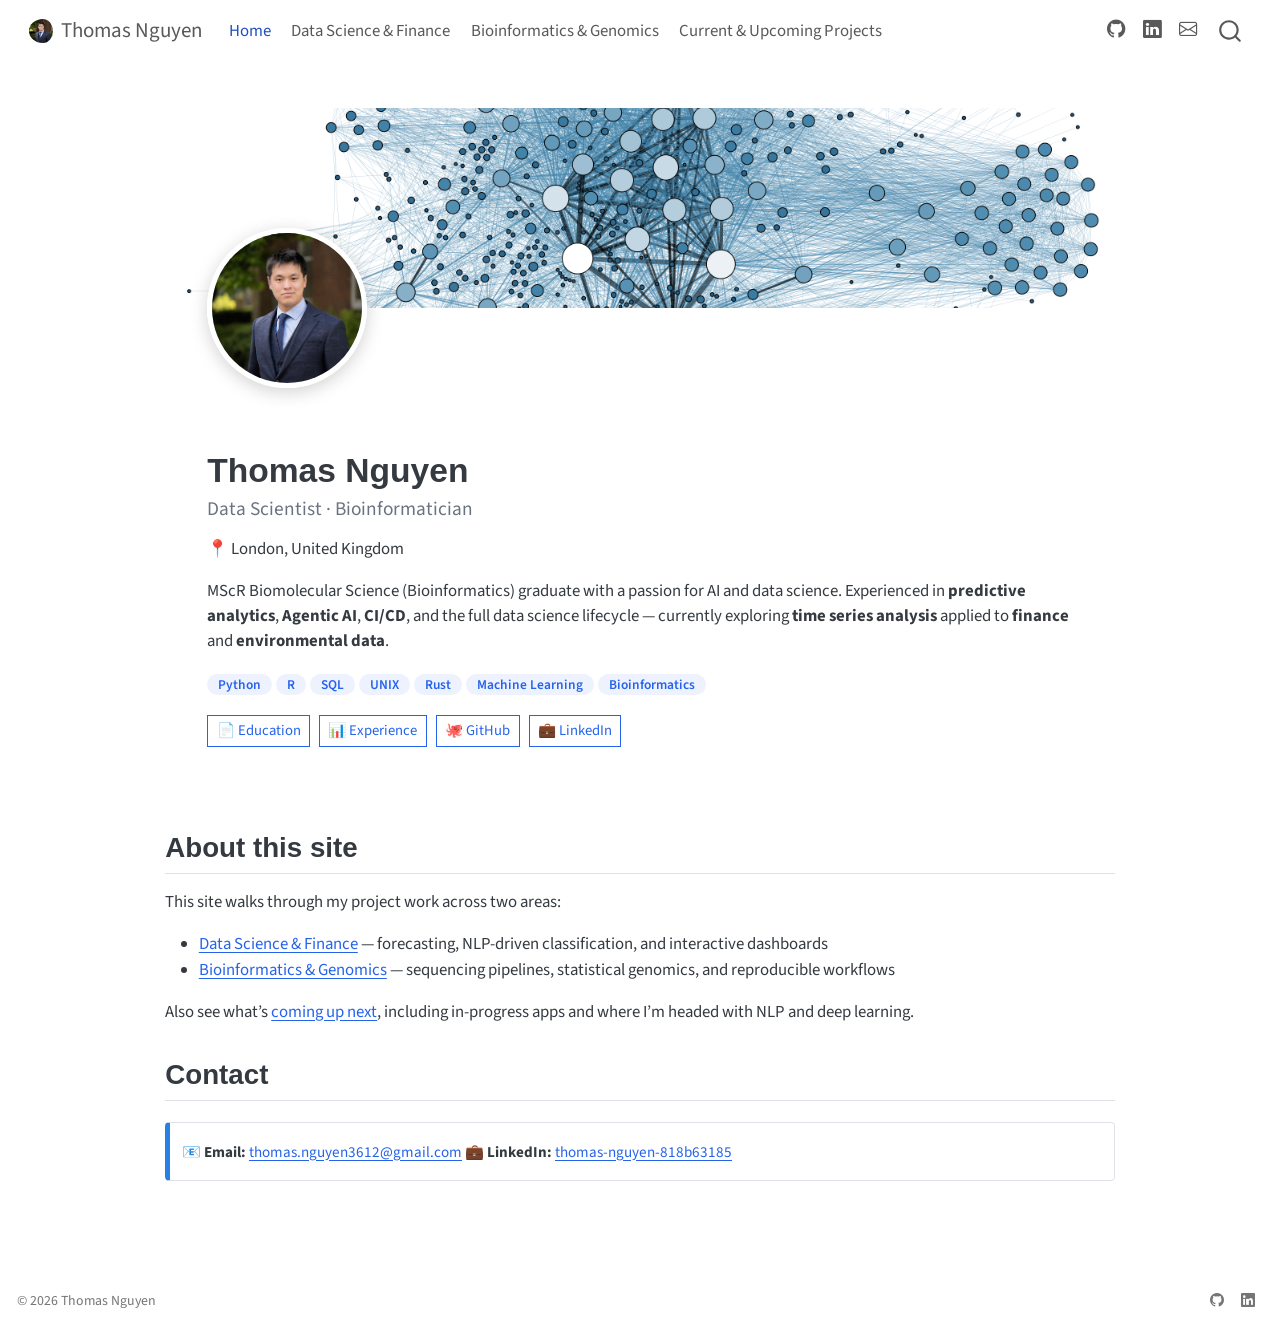
<file: docs/index.html>
<!DOCTYPE html>
<html xmlns="http://www.w3.org/1999/xhtml" lang="en" xml:lang="en"><head>

<meta charset="utf-8">
<meta name="generator" content="quarto-1.10.18">

<meta name="viewport" content="width=device-width, initial-scale=1.0, user-scalable=yes">


<title>Thomas Nguyen</title>
<style>
/* Default styles provided by pandoc.
** See https://pandoc.org/MANUAL.html#variables-for-html for config info.
*/
span.smallcaps{font-variant: small-caps;}
div.columns{display: flex; gap: 1.5em;}
div.column{flex: auto;}
@media screen {
div.columns{gap: min(4vw, 1.5em);}
div.column{overflow-x: auto;}
}
div.hanging-indent{margin-left: 1.5em; text-indent: -1.5em;}
ul.task-list{list-style: none;}
ul.task-list li input[type="checkbox"] {
  width: 0.8em;
  margin: 0 0.8em 0.2em -1em; /* quarto-specific, see https://github.com/quarto-dev/quarto-cli/issues/4556 */ 
  vertical-align: middle;
}
</style>


<script src="site_libs/quarto-nav/quarto-nav.js"></script>
<script src="site_libs/quarto-nav/headroom.min.js"></script>
<script src="site_libs/clipboard/clipboard.min.js"></script>
<script src="site_libs/quarto-search/autocomplete.umd.js"></script>
<script src="site_libs/quarto-search/fuse.min.js"></script>
<script src="site_libs/quarto-search/quarto-search.js"></script>
<meta name="quarto:offset" content="./">
<link href="./images/headshot_natural.png" rel="icon" type="image/png">
<script src="site_libs/quarto-html/quarto.js" type="module"></script>
<script src="site_libs/quarto-html/tabsets/tabsets.js" type="module"></script>
<script src="site_libs/quarto-html/popper.min.js"></script>
<script src="site_libs/quarto-html/tippy.umd.min.js"></script>
<script src="site_libs/quarto-html/anchor.min.js"></script>
<link href="site_libs/quarto-html/tippy.css" rel="stylesheet">
<link href="site_libs/quarto-html/quarto-syntax-highlighting-64a204ab8560d761af7679ceaba22944.css" rel="stylesheet" id="quarto-text-highlighting-styles">
<script src="site_libs/bootstrap/bootstrap.min.js"></script>
<link href="site_libs/bootstrap/bootstrap-icons.css" rel="stylesheet">
<link href="site_libs/bootstrap/bootstrap-66e7dcc039b3b1be0f98ff8bbeb37f2f.min.css" rel="stylesheet" append-hash="true" id="quarto-bootstrap" data-mode="light">
<script id="quarto-search-options" type="application/json">{
  "location": "navbar",
  "copy-button": false,
  "collapse-after": 3,
  "panel-placement": "end",
  "type": "overlay",
  "limit": 50,
  "keyboard-shortcut": [
    "f",
    "/",
    "s"
  ],
  "show-item-context": false,
  "language": {
    "search-no-results-text": "No results",
    "search-matching-documents-text": "matching documents",
    "search-copy-link-title": "Copy link to search",
    "search-hide-matches-text": "Hide additional matches",
    "search-more-match-text": "more match in this document",
    "search-more-matches-text": "more matches in this document",
    "search-clear-button-title": "Clear",
    "search-text-placeholder": "",
    "search-detached-cancel-button-title": "Cancel",
    "search-submit-button-title": "Submit",
    "search-label": "Search"
  }
}</script>


<link rel="stylesheet" href="styles/custom.css">
</head>

<body class="nav-fixed fullcontent quarto-light">

<div id="quarto-search-results"></div>
  <header id="quarto-header" class="headroom fixed-top">
    <nav class="navbar navbar-expand-lg " data-bs-theme="dark">
      <div class="navbar-container container-fluid">
      <div class="navbar-brand-container mx-auto">
    <a href="./index.html" class="navbar-brand navbar-brand-logo">
    <img src="./images/headshot_natural.png" alt="" class="navbar-logo light-content">
    <img src="./images/headshot_natural.png" alt="" class="navbar-logo dark-content">
    </a>
    <a class="navbar-brand" href="./index.html">
    <span class="navbar-title">Thomas Nguyen</span>
    </a>
  </div>
            <div id="quarto-search" class="" title="Search"></div>
          <button class="navbar-toggler" type="button" data-bs-toggle="collapse" data-bs-target="#navbarCollapse" aria-controls="navbarCollapse" role="menu" aria-expanded="false" aria-label="Toggle navigation" onclick="if (window.quartoToggleHeadroom) { window.quartoToggleHeadroom(); }">
  <span class="navbar-toggler-icon"></span>
</button>
          <div class="collapse navbar-collapse" id="navbarCollapse">
            <ul class="navbar-nav navbar-nav-scroll me-auto">
  <li class="nav-item">
    <a class="nav-link active" href="./index.html" aria-current="page"> 
<span class="menu-text">Home</span></a>
  </li>  
  <li class="nav-item">
    <a class="nav-link" href="./data-science.html"> 
<span class="menu-text">Data Science &amp; Finance</span></a>
  </li>  
  <li class="nav-item">
    <a class="nav-link" href="./bioinformatics.html"> 
<span class="menu-text">Bioinformatics &amp; Genomics</span></a>
  </li>  
  <li class="nav-item">
    <a class="nav-link" href="./upcoming.html"> 
<span class="menu-text">Current &amp; Upcoming Projects</span></a>
  </li>  
</ul>
            <ul class="navbar-nav navbar-nav-scroll ms-auto">
  <li class="nav-item compact">
    <a class="nav-link" href="https://github.com/Thomas-Nguyen12"> <i class="bi bi-github" role="img">
</i> 
<span class="menu-text"></span></a>
  </li>  
  <li class="nav-item compact">
    <a class="nav-link" href="https://www.linkedin.com/in/thomas-nguyen-818b63185/"> <i class="bi bi-linkedin" role="img">
</i> 
<span class="menu-text"></span></a>
  </li>  
  <li class="nav-item compact">
    <a class="nav-link" href="mailto:thomas.nguyen3612@gmail.com"> <i class="bi bi-envelope" role="img">
</i> 
<span class="menu-text"></span></a>
  </li>  
</ul>
          </div> <!-- /navcollapse -->
            <div class="quarto-navbar-tools">
</div>
      </div> <!-- /container-fluid -->
    </nav>
</header>
<!-- content -->
<div id="quarto-content" class="quarto-container page-columns page-rows-contents page-layout-article page-navbar">
<!-- sidebar -->
<!-- margin-sidebar -->
    
<!-- main -->
<main class="content" id="quarto-document-content"><header id="title-block-header" class="quarto-title-block"></header>




<div class="hero">
<div class="hero-banner">

</div>
<p><img src="images/headshot_natural.png" class="img-fluid"></p>
<section id="thomas-nguyen" class="level1 hero-text">
<h1>Thomas Nguyen</h1>
<div class="subtitle">
Data Scientist · Bioinformatician
</div>
<p>📍 London, United Kingdom</p>
<p>MScR Biomolecular Science (Bioinformatics) graduate with a passion for AI and data science. Experienced in <strong>predictive analytics</strong>, <strong>Agentic AI</strong>, <strong>CI/CD</strong>, and the full data science lifecycle — currently exploring <strong>time series analysis</strong> applied to <strong>finance</strong> and <strong>environmental data</strong>.</p>
<div class="badge-row">
<p><span class="badge">Python</span><span class="badge">R</span><span class="badge">SQL</span><span class="badge">UNIX</span><span class="badge">Rust</span><span class="badge">Machine Learning</span><span class="badge">Bioinformatics</span></p>
</div>
<p><a href="./Education.html" class="btn btn-outline-primary btn-sm">📄 Education</a> &nbsp; <a href="./experience.html" class="btn btn-outline-primary btn-sm">📊 Experience</a> &nbsp; <a href="https://github.com/Thomas-Nguyen12" class="btn btn-outline-primary btn-sm">🐙 GitHub</a> &nbsp; <a href="https://www.linkedin.com/in/thomas-nguyen-818b63185/" class="btn btn-outline-primary btn-sm">💼 LinkedIn</a></p>
</section>
</div>
<section id="about-this-site" class="level2">
<h2 class="anchored" data-anchor-id="about-this-site">About this site</h2>
<p>This site walks through my project work across two areas:</p>
<ul>
<li><strong><a href="./data-science.html">Data Science &amp; Finance</a></strong> — forecasting, NLP-driven classification, and interactive dashboards</li>
<li><strong><a href="./bioinformatics.html">Bioinformatics &amp; Genomics</a></strong> — sequencing pipelines, statistical genomics, and reproducible workflows</li>
</ul>
<p>Also see what’s <strong><a href="./upcoming.html">coming up next</a></strong>, including in-progress apps and where I’m headed with NLP and deep learning.</p>
</section>
<section id="contact" class="level2">
<h2 class="anchored" data-anchor-id="contact">Contact</h2>
<div class="callout callout-style-simple callout-note no-icon">
<div class="callout-body d-flex">
<div class="callout-icon-container">
<i class="callout-icon no-icon"></i>
</div>
<div class="callout-body-container">
<p>📧 <strong>Email:</strong> <a href="mailto:thomas.nguyen3612@gmail.com">thomas.nguyen3612@gmail.com</a> 💼 <strong>LinkedIn:</strong> <a href="https://www.linkedin.com/in/thomas-nguyen-818b63185/">thomas-nguyen-818b63185</a></p>
</div>
</div>
</div>


</section>

</main> <!-- /main -->
<script id="quarto-html-after-body" type="application/javascript">
  window.document.addEventListener("DOMContentLoaded", function (event) {
    const icon = "";
    const anchorJS = new window.AnchorJS();
    anchorJS.options = {
      placement: 'right',
      icon: icon
    };
    anchorJS.add('.anchored');
    const isCodeAnnotation = (el) => {
      for (const clz of el.classList) {
        if (clz.startsWith('code-annotation-')) {                     
          return true;
        }
      }
      return false;
    }
    const onCopySuccess = function(e) {
      // button target
      const button = e.trigger;
      // don't keep focus
      button.blur();
      // flash "checked"
      button.classList.add('code-copy-button-checked');
      var currentTitle = button.getAttribute("title");
      button.setAttribute("title", "Copied!");
      let tooltip;
      if (window.bootstrap) {
        button.setAttribute("data-bs-toggle", "tooltip");
        button.setAttribute("data-bs-placement", "left");
        button.setAttribute("data-bs-title", "Copied!");
        tooltip = new bootstrap.Tooltip(button, 
          { trigger: "manual", 
            customClass: "code-copy-button-tooltip",
            offset: [0, -8]});
        tooltip.show();    
      }
      setTimeout(function() {
        if (tooltip) {
          tooltip.hide();
          button.removeAttribute("data-bs-title");
          button.removeAttribute("data-bs-toggle");
          button.removeAttribute("data-bs-placement");
        }
        button.setAttribute("title", currentTitle);
        button.classList.remove('code-copy-button-checked');
      }, 1000);
      // clear code selection
      e.clearSelection();
    }
    const getTextToCopy = function(trigger) {
      const outerScaffold = trigger.parentElement.cloneNode(true);
      const codeEl = outerScaffold.querySelector('code');
      for (const childEl of codeEl.children) {
        if (isCodeAnnotation(childEl)) {
          childEl.remove();
        }
      }
      return codeEl.innerText;
    }
    const clipboard = new window.ClipboardJS('.code-copy-button:not([data-in-quarto-modal])', {
      text: getTextToCopy
    });
    clipboard.on('success', onCopySuccess);
    if (window.document.getElementById('quarto-embedded-source-code-modal')) {
      const clipboardModal = new window.ClipboardJS('.code-copy-button[data-in-quarto-modal]', {
        text: getTextToCopy,
        container: window.document.getElementById('quarto-embedded-source-code-modal')
      });
      clipboardModal.on('success', onCopySuccess);
    }
      var localhostRegex = new RegExp(/^(?:http|https):\/\/localhost\:?[0-9]*\//);
      var mailtoRegex = new RegExp(/^mailto:/);
        var filterRegex = new RegExp('/' + window.location.host + '/');
      var isInternal = (href) => {
          return filterRegex.test(href) || localhostRegex.test(href) || mailtoRegex.test(href);
      }
      // Inspect non-navigation links and adorn them if external
     var links = window.document.querySelectorAll('a[href]:not(.nav-link):not(.navbar-brand):not(.toc-action):not(.sidebar-link):not(.sidebar-item-toggle):not(.pagination-link):not(.no-external):not([aria-hidden]):not(.dropdown-item):not(.quarto-navigation-tool):not(.about-link)');
      for (var i=0; i<links.length; i++) {
        const link = links[i];
        if (!isInternal(link.href)) {
          // undo the damage that might have been done by quarto-nav.js in the case of
          // links that we want to consider external
          if (link.dataset.originalHref !== undefined) {
            link.href = link.dataset.originalHref;
          }
        }
      }
    function tippyHover(el, contentFn, onTriggerFn, onUntriggerFn) {
      const config = {
        allowHTML: true,
        maxWidth: 500,
        delay: 100,
        arrow: false,
        appendTo: function(el) {
            return el.parentElement;
        },
        interactive: true,
        interactiveBorder: 10,
        theme: 'quarto',
        placement: 'bottom-start',
      };
      if (contentFn) {
        config.content = contentFn;
      }
      if (onTriggerFn) {
        config.onTrigger = onTriggerFn;
      }
      if (onUntriggerFn) {
        config.onUntrigger = onUntriggerFn;
      }
      window.tippy(el, config); 
    }
    const noterefs = window.document.querySelectorAll('a[role="doc-noteref"]');
    for (var i=0; i<noterefs.length; i++) {
      const ref = noterefs[i];
      tippyHover(ref, function() {
        // use id or data attribute instead here
        let href = ref.getAttribute('data-footnote-href') || ref.getAttribute('href');
        try { href = new URL(href).hash; } catch {}
        const id = href.replace(/^#\/?/, "");
        const note = window.document.getElementById(id);
        if (note) {
          return note.innerHTML;
        } else {
          return "";
        }
      });
    }
    const xrefs = window.document.querySelectorAll('a.quarto-xref');
    const processXRef = (id, note) => {
      // Strip column container classes
      const stripColumnClz = (el) => {
        el.classList.remove("page-full", "page-columns");
        if (el.children) {
          for (const child of el.children) {
            stripColumnClz(child);
          }
        }
      }
      stripColumnClz(note)
      if (id === null || id.startsWith('sec-')) {
        // Special case sections, only their first couple elements
        const container = document.createElement("div");
        if (note.children && note.children.length > 2) {
          container.appendChild(note.children[0].cloneNode(true));
          for (let i = 1; i < note.children.length; i++) {
            const child = note.children[i];
            if (child.tagName === "P" && child.innerText === "") {
              continue;
            } else {
              container.appendChild(child.cloneNode(true));
              break;
            }
          }
          if (window.Quarto?.typesetMath) {
            window.Quarto.typesetMath(container);
          }
          return container.innerHTML
        } else {
          if (window.Quarto?.typesetMath) {
            window.Quarto.typesetMath(note);
          }
          return note.innerHTML;
        }
      } else {
        // Remove any anchor links if they are present
        const anchorLink = note.querySelector('a.anchorjs-link');
        if (anchorLink) {
          anchorLink.remove();
        }
        if (window.Quarto?.typesetMath) {
          window.Quarto.typesetMath(note);
        }
        if (note.classList.contains("callout")) {
          return note.outerHTML;
        } else {
          return note.innerHTML;
        }
      }
    }
    for (var i=0; i<xrefs.length; i++) {
      const xref = xrefs[i];
      tippyHover(xref, undefined, function(instance) {
        instance.disable();
        let url = xref.getAttribute('href');
        let hash = undefined; 
        if (url.startsWith('#')) {
          hash = url;
        } else {
          try { hash = new URL(url).hash; } catch {}
        }
        if (hash) {
          const id = hash.replace(/^#\/?/, "");
          const note = window.document.getElementById(id);
          if (note !== null) {
            try {
              const html = processXRef(id, note.cloneNode(true));
              instance.setContent(html);
            } finally {
              instance.enable();
              instance.show();
            }
          } else {
            // See if we can fetch this
            fetch(url.split('#')[0])
            .then(res => res.text())
            .then(html => {
              const parser = new DOMParser();
              const htmlDoc = parser.parseFromString(html, "text/html");
              const note = htmlDoc.getElementById(id);
              if (note !== null) {
                const html = processXRef(id, note);
                instance.setContent(html);
              } 
            }).finally(() => {
              instance.enable();
              instance.show();
            });
          }
        } else {
          // See if we can fetch a full url (with no hash to target)
          // This is a special case and we should probably do some content thinning / targeting
          fetch(url)
          .then(res => res.text())
          .then(html => {
            const parser = new DOMParser();
            const htmlDoc = parser.parseFromString(html, "text/html");
            const note = htmlDoc.querySelector('main.content');
            if (note !== null) {
              // This should only happen for chapter cross references
              // (since there is no id in the URL)
              // remove the first header
              if (note.children.length > 0 && note.children[0].tagName === "HEADER") {
                note.children[0].remove();
              }
              const html = processXRef(null, note);
              instance.setContent(html);
            } 
          }).finally(() => {
            instance.enable();
            instance.show();
          });
        }
      }, function(instance) {
      });
    }
        let selectedAnnoteEl;
        const selectorForAnnotation = ( cell, annotation) => {
          let cellAttr = 'data-code-cell="' + cell + '"';
          let lineAttr = 'data-code-annotation="' +  annotation + '"';
          const selector = 'span[' + cellAttr + '][' + lineAttr + ']';
          return selector;
        }
        const selectCodeLines = (annoteEl) => {
          const doc = window.document;
          const targetCell = annoteEl.getAttribute("data-target-cell");
          const targetAnnotation = annoteEl.getAttribute("data-target-annotation");
          const annoteSpan = window.document.querySelector(selectorForAnnotation(targetCell, targetAnnotation));
          const lines = annoteSpan.getAttribute("data-code-lines").split(",");
          const lineIds = lines.map((line) => {
            return targetCell + "-" + line;
          })
          let top = null;
          let height = null;
          let parent = null;
          if (lineIds.length > 0) {
              //compute the position of the single el (top and bottom and make a div)
              const el = window.document.getElementById(lineIds[0]);
              top = el.offsetTop;
              height = el.offsetHeight;
              parent = el.parentElement.parentElement;
            if (lineIds.length > 1) {
              const lastEl = window.document.getElementById(lineIds[lineIds.length - 1]);
              const bottom = lastEl.offsetTop + lastEl.offsetHeight;
              height = bottom - top;
            }
            if (top !== null && height !== null && parent !== null) {
              // cook up a div (if necessary) and position it 
              let div = window.document.getElementById("code-annotation-line-highlight");
              if (div === null) {
                div = window.document.createElement("div");
                div.setAttribute("id", "code-annotation-line-highlight");
                div.style.position = 'absolute';
                parent.appendChild(div);
              }
              div.style.top = top - 2 + "px";
              div.style.height = height + 4 + "px";
              div.style.left = 0;
              let gutterDiv = window.document.getElementById("code-annotation-line-highlight-gutter");
              if (gutterDiv === null) {
                gutterDiv = window.document.createElement("div");
                gutterDiv.setAttribute("id", "code-annotation-line-highlight-gutter");
                gutterDiv.style.position = 'absolute';
                const codeCell = window.document.getElementById(targetCell);
                const gutter = codeCell.querySelector('.code-annotation-gutter');
                gutter.appendChild(gutterDiv);
              }
              gutterDiv.style.top = top - 2 + "px";
              gutterDiv.style.height = height + 4 + "px";
            }
            selectedAnnoteEl = annoteEl;
          }
        };
        const unselectCodeLines = () => {
          const elementsIds = ["code-annotation-line-highlight", "code-annotation-line-highlight-gutter"];
          elementsIds.forEach((elId) => {
            const div = window.document.getElementById(elId);
            if (div) {
              div.remove();
            }
          });
          selectedAnnoteEl = undefined;
        };
          // Handle positioning of the toggle
      window.addEventListener(
        "resize",
        throttle(() => {
          elRect = undefined;
          if (selectedAnnoteEl) {
            selectCodeLines(selectedAnnoteEl);
          }
        }, 10)
      );
      function throttle(fn, ms) {
      let throttle = false;
      let timer;
        return (...args) => {
          if(!throttle) { // first call gets through
              fn.apply(this, args);
              throttle = true;
          } else { // all the others get throttled
              if(timer) clearTimeout(timer); // cancel #2
              timer = setTimeout(() => {
                fn.apply(this, args);
                timer = throttle = false;
              }, ms);
          }
        };
      }
        // Attach click handler to the DT
        const annoteDls = window.document.querySelectorAll('dt[data-target-cell]');
        for (const annoteDlNode of annoteDls) {
          annoteDlNode.addEventListener('click', (event) => {
            const clickedEl = event.target;
            if (clickedEl !== selectedAnnoteEl) {
              unselectCodeLines();
              const activeEl = window.document.querySelector('dt[data-target-cell].code-annotation-active');
              if (activeEl) {
                activeEl.classList.remove('code-annotation-active');
              }
              selectCodeLines(clickedEl);
              clickedEl.classList.add('code-annotation-active');
            } else {
              // Unselect the line
              unselectCodeLines();
              clickedEl.classList.remove('code-annotation-active');
            }
          });
        }
    const findCites = (el) => {
      const parentEl = el.parentElement;
      if (parentEl) {
        const cites = parentEl.dataset.cites;
        if (cites) {
          return {
            el,
            cites: cites.split(' ')
          };
        } else {
          return findCites(el.parentElement)
        }
      } else {
        return undefined;
      }
    };
    var bibliorefs = window.document.querySelectorAll('a[role="doc-biblioref"]');
    for (var i=0; i<bibliorefs.length; i++) {
      const ref = bibliorefs[i];
      const citeInfo = findCites(ref);
      if (citeInfo) {
        tippyHover(citeInfo.el, function() {
          var popup = window.document.createElement('div');
          citeInfo.cites.forEach(function(cite) {
            var citeDiv = window.document.createElement('div');
            citeDiv.classList.add('hanging-indent');
            citeDiv.classList.add('csl-entry');
            var biblioDiv = window.document.getElementById('ref-' + cite);
            if (biblioDiv) {
              citeDiv.innerHTML = biblioDiv.innerHTML;
            }
            popup.appendChild(citeDiv);
          });
          return popup.innerHTML;
        });
      }
    }
  });
  </script>
</div> <!-- /content -->
<footer class="footer">
  <div class="nav-footer">
    <div class="nav-footer-left">
<p>© 2026 Thomas Nguyen</p>
</div>   
    <div class="nav-footer-center">
      &nbsp;
    </div>
    <div class="nav-footer-right">
      <ul class="footer-items list-unstyled">
    <li class="nav-item compact">
    <a class="nav-link" href="https://github.com/Thomas-Nguyen12">
      <i class="bi bi-github" role="img">
</i> 
    </a>
  </li>  
    <li class="nav-item compact">
    <a class="nav-link" href="https://www.linkedin.com/in/thomas-nguyen-818b63185/">
      <i class="bi bi-linkedin" role="img">
</i> 
    </a>
  </li>  
</ul>
    </div>
  </div>
</footer>




</body></html>
</file>
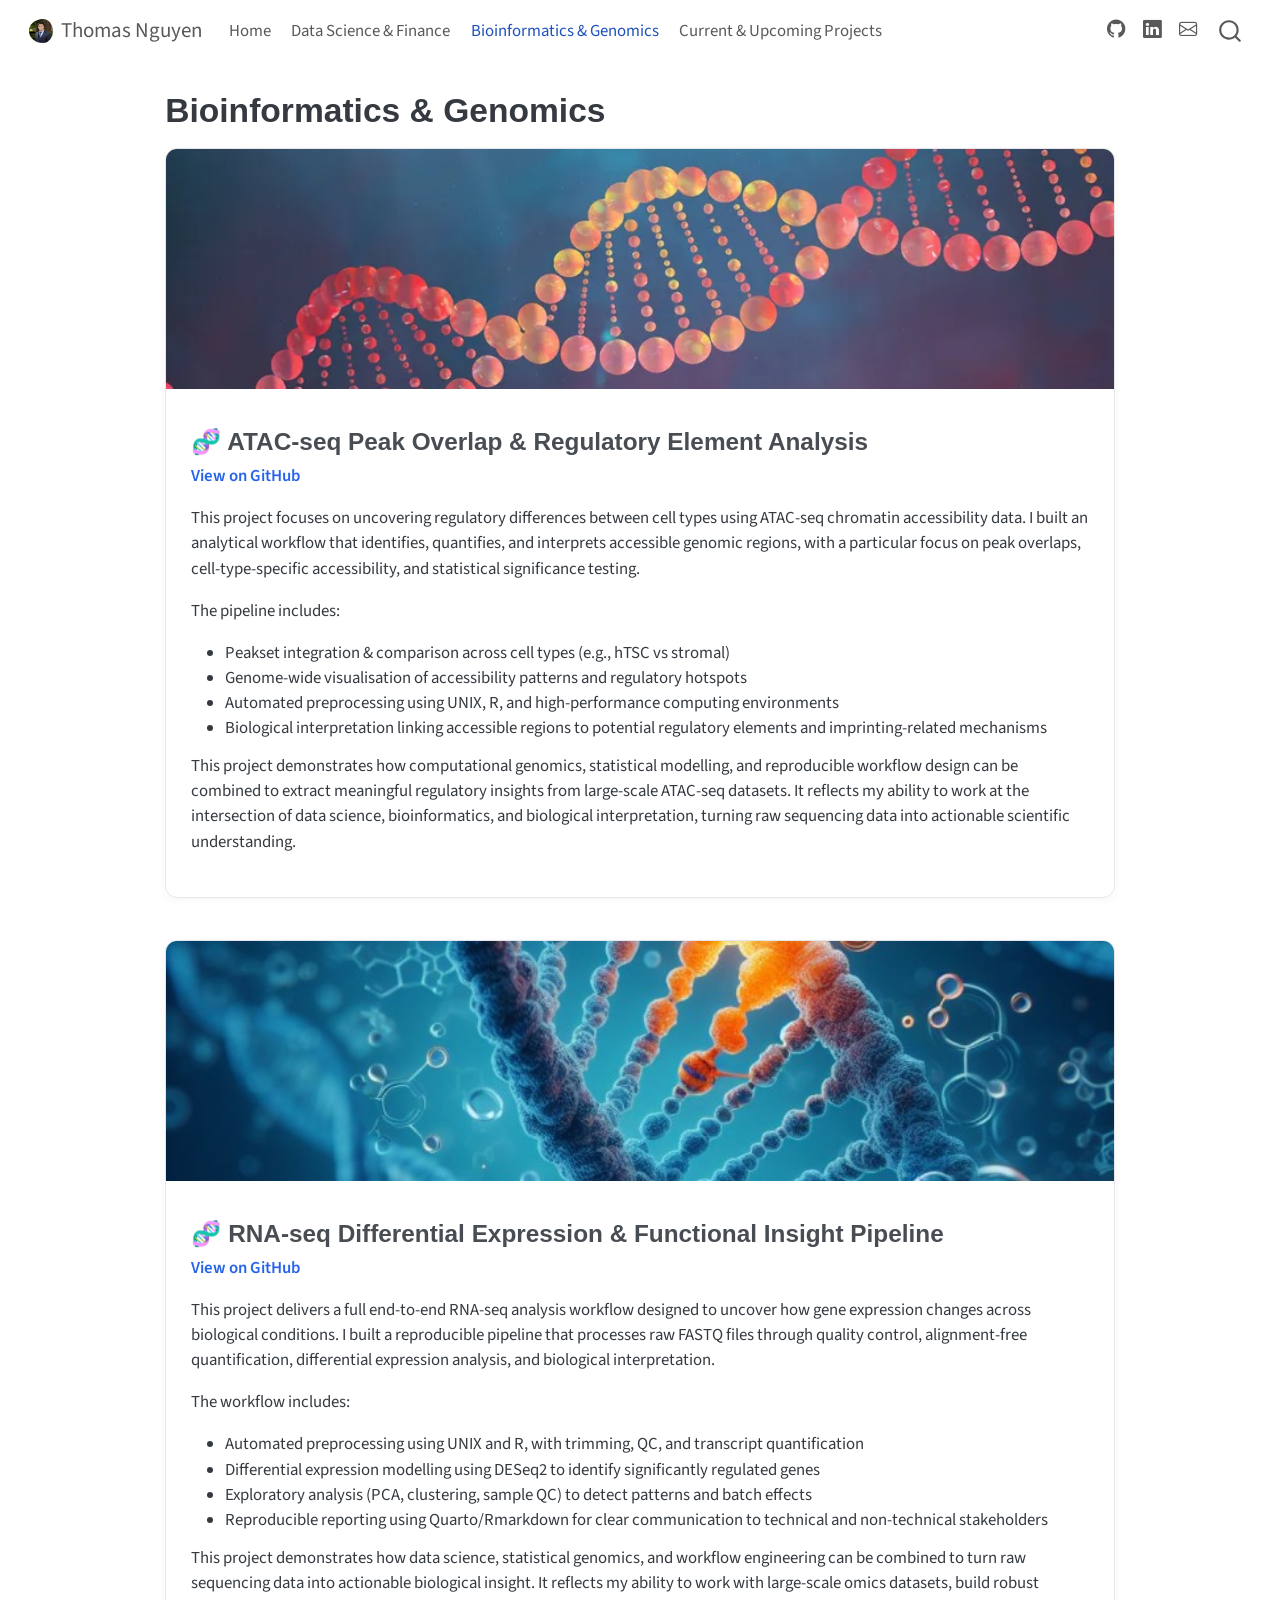
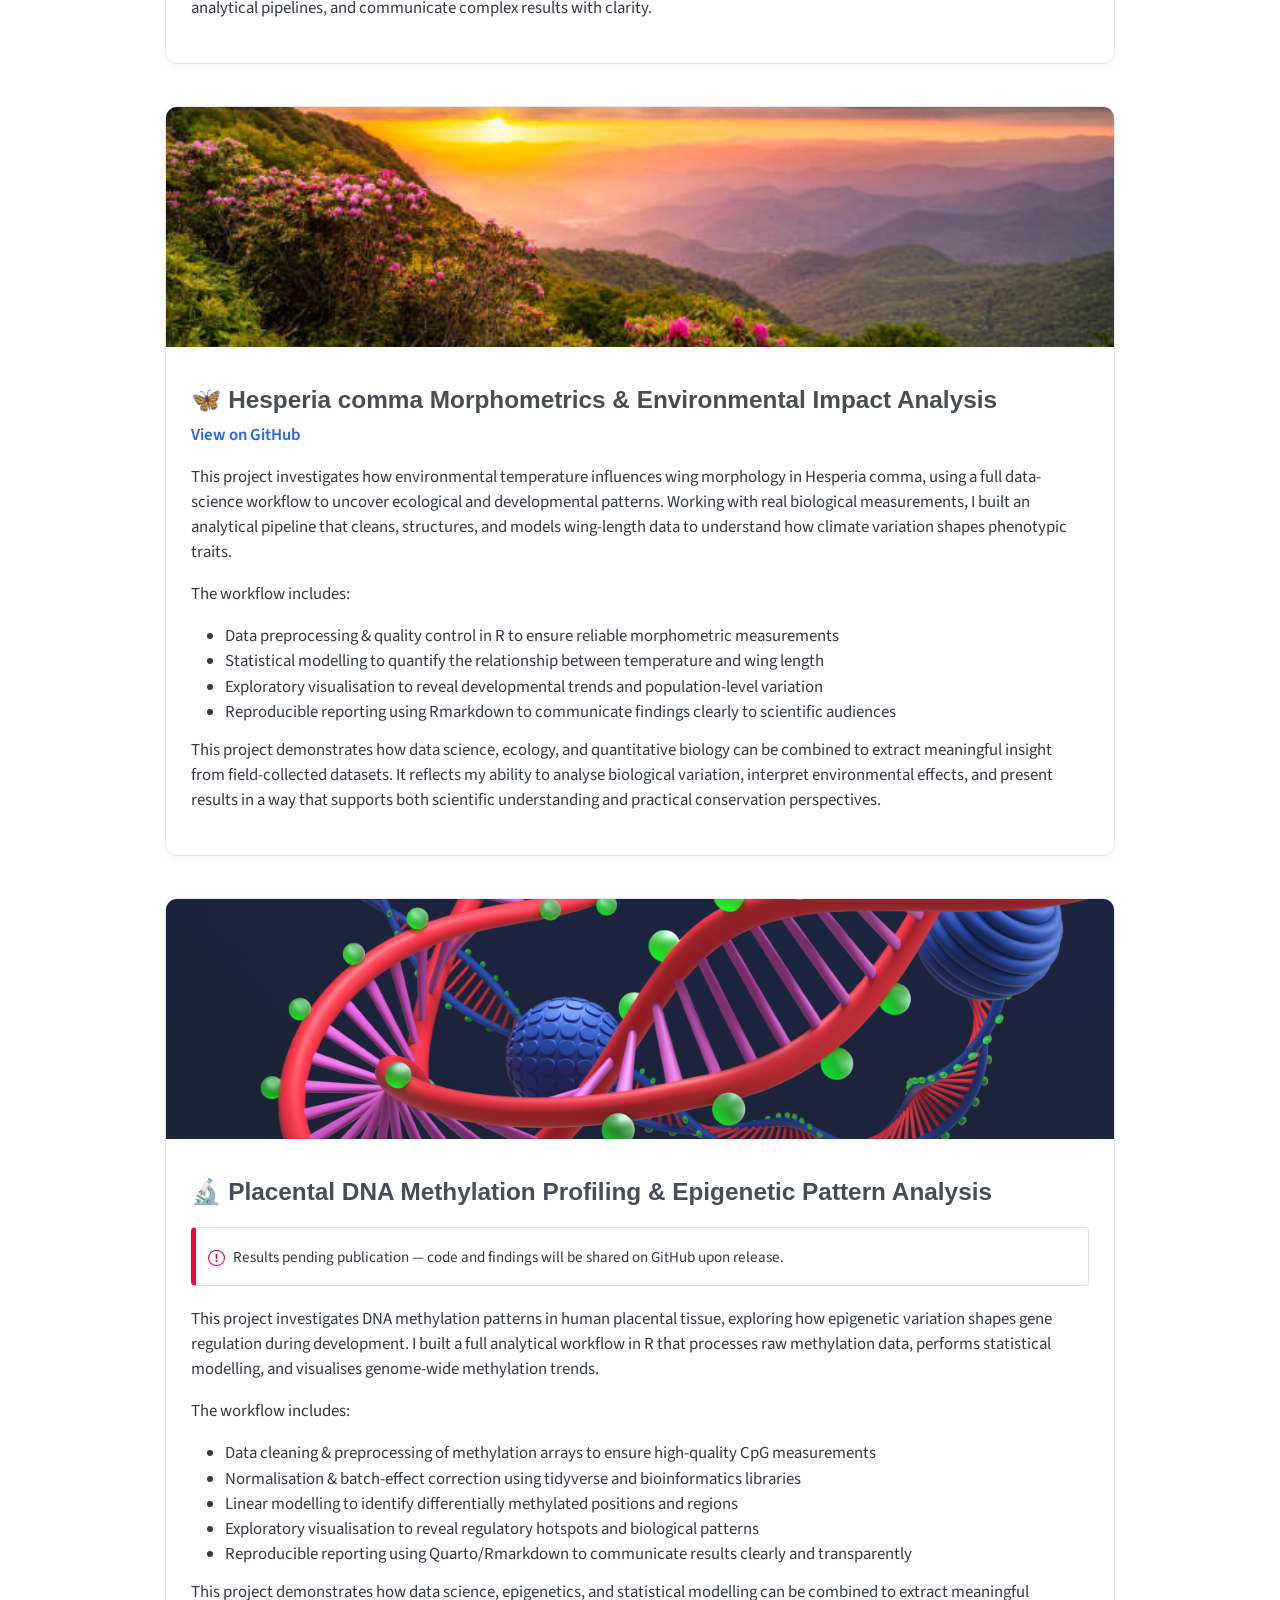
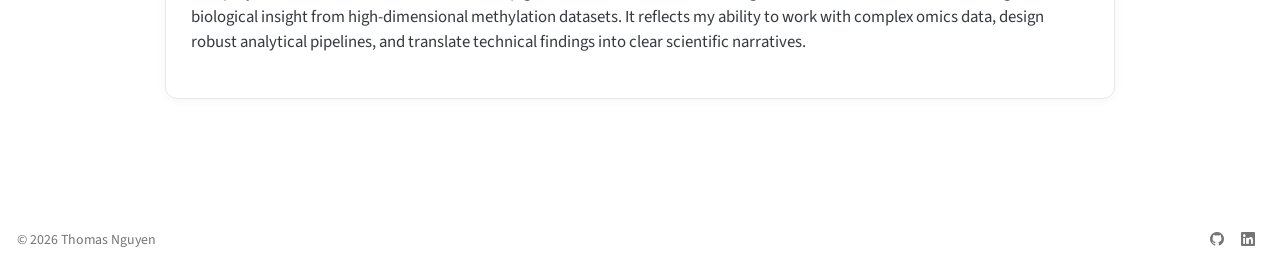
<file: docs/bioinformatics.html>
<!DOCTYPE html>
<html xmlns="http://www.w3.org/1999/xhtml" lang="en" xml:lang="en"><head>

<meta charset="utf-8">
<meta name="generator" content="quarto-1.10.18">

<meta name="viewport" content="width=device-width, initial-scale=1.0, user-scalable=yes">


<title>Bioinformatics &amp; Genomics – Thomas Nguyen</title>
<style>
/* Default styles provided by pandoc.
** See https://pandoc.org/MANUAL.html#variables-for-html for config info.
*/
span.smallcaps{font-variant: small-caps;}
div.columns{display: flex; gap: 1.5em;}
div.column{flex: auto;}
@media screen {
div.columns{gap: min(4vw, 1.5em);}
div.column{overflow-x: auto;}
}
div.hanging-indent{margin-left: 1.5em; text-indent: -1.5em;}
ul.task-list{list-style: none;}
ul.task-list li input[type="checkbox"] {
  width: 0.8em;
  margin: 0 0.8em 0.2em -1em; /* quarto-specific, see https://github.com/quarto-dev/quarto-cli/issues/4556 */ 
  vertical-align: middle;
}
</style>


<script src="site_libs/quarto-nav/quarto-nav.js"></script>
<script src="site_libs/quarto-nav/headroom.min.js"></script>
<script src="site_libs/clipboard/clipboard.min.js"></script>
<script src="site_libs/quarto-search/autocomplete.umd.js"></script>
<script src="site_libs/quarto-search/fuse.min.js"></script>
<script src="site_libs/quarto-search/quarto-search.js"></script>
<meta name="quarto:offset" content="./">
<link href="./images/headshot_natural.png" rel="icon" type="image/png">
<script src="site_libs/quarto-html/quarto.js" type="module"></script>
<script src="site_libs/quarto-html/tabsets/tabsets.js" type="module"></script>
<script src="site_libs/quarto-html/popper.min.js"></script>
<script src="site_libs/quarto-html/tippy.umd.min.js"></script>
<script src="site_libs/quarto-html/anchor.min.js"></script>
<link href="site_libs/quarto-html/tippy.css" rel="stylesheet">
<link href="site_libs/quarto-html/quarto-syntax-highlighting-64a204ab8560d761af7679ceaba22944.css" rel="stylesheet" id="quarto-text-highlighting-styles">
<script src="site_libs/bootstrap/bootstrap.min.js"></script>
<link href="site_libs/bootstrap/bootstrap-icons.css" rel="stylesheet">
<link href="site_libs/bootstrap/bootstrap-66e7dcc039b3b1be0f98ff8bbeb37f2f.min.css" rel="stylesheet" append-hash="true" id="quarto-bootstrap" data-mode="light">
<script id="quarto-search-options" type="application/json">{
  "location": "navbar",
  "copy-button": false,
  "collapse-after": 3,
  "panel-placement": "end",
  "type": "overlay",
  "limit": 50,
  "keyboard-shortcut": [
    "f",
    "/",
    "s"
  ],
  "show-item-context": false,
  "language": {
    "search-no-results-text": "No results",
    "search-matching-documents-text": "matching documents",
    "search-copy-link-title": "Copy link to search",
    "search-hide-matches-text": "Hide additional matches",
    "search-more-match-text": "more match in this document",
    "search-more-matches-text": "more matches in this document",
    "search-clear-button-title": "Clear",
    "search-text-placeholder": "",
    "search-detached-cancel-button-title": "Cancel",
    "search-submit-button-title": "Submit",
    "search-label": "Search"
  }
}</script>


<link rel="stylesheet" href="styles/custom.css">
</head>

<body class="nav-fixed fullcontent quarto-light">

<div id="quarto-search-results"></div>
  <header id="quarto-header" class="headroom fixed-top">
    <nav class="navbar navbar-expand-lg " data-bs-theme="dark">
      <div class="navbar-container container-fluid">
      <div class="navbar-brand-container mx-auto">
    <a href="./index.html" class="navbar-brand navbar-brand-logo">
    <img src="./images/headshot_natural.png" alt="" class="navbar-logo light-content">
    <img src="./images/headshot_natural.png" alt="" class="navbar-logo dark-content">
    </a>
    <a class="navbar-brand" href="./index.html">
    <span class="navbar-title">Thomas Nguyen</span>
    </a>
  </div>
            <div id="quarto-search" class="" title="Search"></div>
          <button class="navbar-toggler" type="button" data-bs-toggle="collapse" data-bs-target="#navbarCollapse" aria-controls="navbarCollapse" role="menu" aria-expanded="false" aria-label="Toggle navigation" onclick="if (window.quartoToggleHeadroom) { window.quartoToggleHeadroom(); }">
  <span class="navbar-toggler-icon"></span>
</button>
          <div class="collapse navbar-collapse" id="navbarCollapse">
            <ul class="navbar-nav navbar-nav-scroll me-auto">
  <li class="nav-item">
    <a class="nav-link" href="./index.html"> 
<span class="menu-text">Home</span></a>
  </li>  
  <li class="nav-item">
    <a class="nav-link" href="./data-science.html"> 
<span class="menu-text">Data Science &amp; Finance</span></a>
  </li>  
  <li class="nav-item">
    <a class="nav-link active" href="./bioinformatics.html" aria-current="page"> 
<span class="menu-text">Bioinformatics &amp; Genomics</span></a>
  </li>  
  <li class="nav-item">
    <a class="nav-link" href="./upcoming.html"> 
<span class="menu-text">Current &amp; Upcoming Projects</span></a>
  </li>  
</ul>
            <ul class="navbar-nav navbar-nav-scroll ms-auto">
  <li class="nav-item compact">
    <a class="nav-link" href="https://github.com/Thomas-Nguyen12"> <i class="bi bi-github" role="img">
</i> 
<span class="menu-text"></span></a>
  </li>  
  <li class="nav-item compact">
    <a class="nav-link" href="https://www.linkedin.com/in/thomas-nguyen-818b63185/"> <i class="bi bi-linkedin" role="img">
</i> 
<span class="menu-text"></span></a>
  </li>  
  <li class="nav-item compact">
    <a class="nav-link" href="mailto:thomas.nguyen3612@gmail.com"> <i class="bi bi-envelope" role="img">
</i> 
<span class="menu-text"></span></a>
  </li>  
</ul>
          </div> <!-- /navcollapse -->
            <div class="quarto-navbar-tools">
</div>
      </div> <!-- /container-fluid -->
    </nav>
</header>
<!-- content -->
<div id="quarto-content" class="quarto-container page-columns page-rows-contents page-layout-article page-navbar">
<!-- sidebar -->
<!-- margin-sidebar -->
    
<!-- main -->
<main class="content" id="quarto-document-content">

<header id="title-block-header" class="quarto-title-block default">
<div class="quarto-title">
<h1 class="title">Bioinformatics &amp; Genomics</h1>
</div>



<div class="quarto-title-meta">

    
  
    
  </div>
  


</header>


<div class="project-card">
<p><img src="images/atac_dna.jpg" class="img-fluid"></p>
<section id="atac-seq-peak-overlap-regulatory-element-analysis" class="level3 project-body">
<h3 class="anchored" data-anchor-id="atac-seq-peak-overlap-regulatory-element-analysis">🧬 ATAC-seq Peak Overlap &amp; Regulatory Element Analysis</h3>
<div class="project-links">
<p><a href="https://github.com/Thomas-Nguyen12/ATAC-Seq-Pipeline">View on GitHub</a></p>
</div>
<p>This project focuses on uncovering regulatory differences between cell types using ATAC-seq chromatin accessibility data. I built an analytical workflow that identifies, quantifies, and interprets accessible genomic regions, with a particular focus on peak overlaps, cell-type-specific accessibility, and statistical significance testing.</p>
<p>The pipeline includes:</p>
<ul>
<li>Peakset integration &amp; comparison across cell types (e.g., hTSC vs stromal)</li>
<li>Genome-wide visualisation of accessibility patterns and regulatory hotspots</li>
<li>Automated preprocessing using UNIX, R, and high-performance computing environments</li>
<li>Biological interpretation linking accessible regions to potential regulatory elements and imprinting-related mechanisms</li>
</ul>
<p>This project demonstrates how computational genomics, statistical modelling, and reproducible workflow design can be combined to extract meaningful regulatory insights from large-scale ATAC-seq datasets. It reflects my ability to work at the intersection of data science, bioinformatics, and biological interpretation, turning raw sequencing data into actionable scientific understanding.</p>
</section>
</div>
<div class="project-card">
<p><img src="images/gene_expression.jpeg" class="img-fluid"></p>
<section id="rna-seq-differential-expression-functional-insight-pipeline" class="level3 project-body">
<h3 class="anchored" data-anchor-id="rna-seq-differential-expression-functional-insight-pipeline">🧬 RNA-seq Differential Expression &amp; Functional Insight Pipeline</h3>
<div class="project-links">
<p><a href="https://github.com/Thomas-Nguyen12/RNA-Seq-Pipeline">View on GitHub</a></p>
</div>
<p>This project delivers a full end-to-end RNA-seq analysis workflow designed to uncover how gene expression changes across biological conditions. I built a reproducible pipeline that processes raw FASTQ files through quality control, alignment-free quantification, differential expression analysis, and biological interpretation.</p>
<p>The workflow includes:</p>
<ul>
<li>Automated preprocessing using UNIX and R, with trimming, QC, and transcript quantification</li>
<li>Differential expression modelling using DESeq2 to identify significantly regulated genes</li>
<li>Exploratory analysis (PCA, clustering, sample QC) to detect patterns and batch effects</li>
<li>Reproducible reporting using Quarto/Rmarkdown for clear communication to technical and non-technical stakeholders</li>
</ul>
<p>This project demonstrates how data science, statistical genomics, and workflow engineering can be combined to turn raw sequencing data into actionable biological insight. It reflects my ability to work with large-scale omics datasets, build robust analytical pipelines, and communicate complex results with clarity.</p>
</section>
</div>
<div class="project-card">
<p><img src="images/nature.jpg" class="img-fluid"></p>
<section id="hesperia-comma-morphometrics-environmental-impact-analysis" class="level3 project-body">
<h3 class="anchored" data-anchor-id="hesperia-comma-morphometrics-environmental-impact-analysis">🦋 Hesperia comma Morphometrics &amp; Environmental Impact Analysis</h3>
<div class="project-links">
<p><a href="https://github.com/Thomas-Nguyen12/5023Y-Summative-2">View on GitHub</a></p>
</div>
<p>This project investigates how environmental temperature influences wing morphology in Hesperia comma, using a full data-science workflow to uncover ecological and developmental patterns. Working with real biological measurements, I built an analytical pipeline that cleans, structures, and models wing-length data to understand how climate variation shapes phenotypic traits.</p>
<p>The workflow includes:</p>
<ul>
<li>Data preprocessing &amp; quality control in R to ensure reliable morphometric measurements</li>
<li>Statistical modelling to quantify the relationship between temperature and wing length</li>
<li>Exploratory visualisation to reveal developmental trends and population-level variation</li>
<li>Reproducible reporting using Rmarkdown to communicate findings clearly to scientific audiences</li>
</ul>
<p>This project demonstrates how data science, ecology, and quantitative biology can be combined to extract meaningful insight from field-collected datasets. It reflects my ability to analyse biological variation, interpret environmental effects, and present results in a way that supports both scientific understanding and practical conservation perspectives.</p>
</section>
</div>
<div class="project-card">
<p><img src="images/dna_methylation.jpg" class="img-fluid"></p>
<section id="placental-dna-methylation-profiling-epigenetic-pattern-analysis" class="level3 project-body">
<h3 class="anchored" data-anchor-id="placental-dna-methylation-profiling-epigenetic-pattern-analysis">🔬 Placental DNA Methylation Profiling &amp; Epigenetic Pattern Analysis</h3>
<div class="callout callout-style-simple callout-important">
<div class="callout-body d-flex">
<div class="callout-icon-container">
<i class="callout-icon"></i>
</div>
<div class="callout-body-container">
<p>Results pending publication — code and findings will be shared on GitHub upon release.</p>
</div>
</div>
</div>
<p>This project investigates DNA methylation patterns in human placental tissue, exploring how epigenetic variation shapes gene regulation during development. I built a full analytical workflow in R that processes raw methylation data, performs statistical modelling, and visualises genome-wide methylation trends.</p>
<p>The workflow includes:</p>
<ul>
<li>Data cleaning &amp; preprocessing of methylation arrays to ensure high-quality CpG measurements</li>
<li>Normalisation &amp; batch-effect correction using tidyverse and bioinformatics libraries</li>
<li>Linear modelling to identify differentially methylated positions and regions</li>
<li>Exploratory visualisation to reveal regulatory hotspots and biological patterns</li>
<li>Reproducible reporting using Quarto/Rmarkdown to communicate results clearly and transparently</li>
</ul>
<p>This project demonstrates how data science, epigenetics, and statistical modelling can be combined to extract meaningful biological insight from high-dimensional methylation datasets. It reflects my ability to work with complex omics data, design robust analytical pipelines, and translate technical findings into clear scientific narratives.</p>
</section>
</div>



</main> <!-- /main -->
<script id="quarto-html-after-body" type="application/javascript">
  window.document.addEventListener("DOMContentLoaded", function (event) {
    const icon = "";
    const anchorJS = new window.AnchorJS();
    anchorJS.options = {
      placement: 'right',
      icon: icon
    };
    anchorJS.add('.anchored');
    const isCodeAnnotation = (el) => {
      for (const clz of el.classList) {
        if (clz.startsWith('code-annotation-')) {                     
          return true;
        }
      }
      return false;
    }
    const onCopySuccess = function(e) {
      // button target
      const button = e.trigger;
      // don't keep focus
      button.blur();
      // flash "checked"
      button.classList.add('code-copy-button-checked');
      var currentTitle = button.getAttribute("title");
      button.setAttribute("title", "Copied!");
      let tooltip;
      if (window.bootstrap) {
        button.setAttribute("data-bs-toggle", "tooltip");
        button.setAttribute("data-bs-placement", "left");
        button.setAttribute("data-bs-title", "Copied!");
        tooltip = new bootstrap.Tooltip(button, 
          { trigger: "manual", 
            customClass: "code-copy-button-tooltip",
            offset: [0, -8]});
        tooltip.show();    
      }
      setTimeout(function() {
        if (tooltip) {
          tooltip.hide();
          button.removeAttribute("data-bs-title");
          button.removeAttribute("data-bs-toggle");
          button.removeAttribute("data-bs-placement");
        }
        button.setAttribute("title", currentTitle);
        button.classList.remove('code-copy-button-checked');
      }, 1000);
      // clear code selection
      e.clearSelection();
    }
    const getTextToCopy = function(trigger) {
      const outerScaffold = trigger.parentElement.cloneNode(true);
      const codeEl = outerScaffold.querySelector('code');
      for (const childEl of codeEl.children) {
        if (isCodeAnnotation(childEl)) {
          childEl.remove();
        }
      }
      return codeEl.innerText;
    }
    const clipboard = new window.ClipboardJS('.code-copy-button:not([data-in-quarto-modal])', {
      text: getTextToCopy
    });
    clipboard.on('success', onCopySuccess);
    if (window.document.getElementById('quarto-embedded-source-code-modal')) {
      const clipboardModal = new window.ClipboardJS('.code-copy-button[data-in-quarto-modal]', {
        text: getTextToCopy,
        container: window.document.getElementById('quarto-embedded-source-code-modal')
      });
      clipboardModal.on('success', onCopySuccess);
    }
      var localhostRegex = new RegExp(/^(?:http|https):\/\/localhost\:?[0-9]*\//);
      var mailtoRegex = new RegExp(/^mailto:/);
        var filterRegex = new RegExp('/' + window.location.host + '/');
      var isInternal = (href) => {
          return filterRegex.test(href) || localhostRegex.test(href) || mailtoRegex.test(href);
      }
      // Inspect non-navigation links and adorn them if external
     var links = window.document.querySelectorAll('a[href]:not(.nav-link):not(.navbar-brand):not(.toc-action):not(.sidebar-link):not(.sidebar-item-toggle):not(.pagination-link):not(.no-external):not([aria-hidden]):not(.dropdown-item):not(.quarto-navigation-tool):not(.about-link)');
      for (var i=0; i<links.length; i++) {
        const link = links[i];
        if (!isInternal(link.href)) {
          // undo the damage that might have been done by quarto-nav.js in the case of
          // links that we want to consider external
          if (link.dataset.originalHref !== undefined) {
            link.href = link.dataset.originalHref;
          }
        }
      }
    function tippyHover(el, contentFn, onTriggerFn, onUntriggerFn) {
      const config = {
        allowHTML: true,
        maxWidth: 500,
        delay: 100,
        arrow: false,
        appendTo: function(el) {
            return el.parentElement;
        },
        interactive: true,
        interactiveBorder: 10,
        theme: 'quarto',
        placement: 'bottom-start',
      };
      if (contentFn) {
        config.content = contentFn;
      }
      if (onTriggerFn) {
        config.onTrigger = onTriggerFn;
      }
      if (onUntriggerFn) {
        config.onUntrigger = onUntriggerFn;
      }
      window.tippy(el, config); 
    }
    const noterefs = window.document.querySelectorAll('a[role="doc-noteref"]');
    for (var i=0; i<noterefs.length; i++) {
      const ref = noterefs[i];
      tippyHover(ref, function() {
        // use id or data attribute instead here
        let href = ref.getAttribute('data-footnote-href') || ref.getAttribute('href');
        try { href = new URL(href).hash; } catch {}
        const id = href.replace(/^#\/?/, "");
        const note = window.document.getElementById(id);
        if (note) {
          return note.innerHTML;
        } else {
          return "";
        }
      });
    }
    const xrefs = window.document.querySelectorAll('a.quarto-xref');
    const processXRef = (id, note) => {
      // Strip column container classes
      const stripColumnClz = (el) => {
        el.classList.remove("page-full", "page-columns");
        if (el.children) {
          for (const child of el.children) {
            stripColumnClz(child);
          }
        }
      }
      stripColumnClz(note)
      if (id === null || id.startsWith('sec-')) {
        // Special case sections, only their first couple elements
        const container = document.createElement("div");
        if (note.children && note.children.length > 2) {
          container.appendChild(note.children[0].cloneNode(true));
          for (let i = 1; i < note.children.length; i++) {
            const child = note.children[i];
            if (child.tagName === "P" && child.innerText === "") {
              continue;
            } else {
              container.appendChild(child.cloneNode(true));
              break;
            }
          }
          if (window.Quarto?.typesetMath) {
            window.Quarto.typesetMath(container);
          }
          return container.innerHTML
        } else {
          if (window.Quarto?.typesetMath) {
            window.Quarto.typesetMath(note);
          }
          return note.innerHTML;
        }
      } else {
        // Remove any anchor links if they are present
        const anchorLink = note.querySelector('a.anchorjs-link');
        if (anchorLink) {
          anchorLink.remove();
        }
        if (window.Quarto?.typesetMath) {
          window.Quarto.typesetMath(note);
        }
        if (note.classList.contains("callout")) {
          return note.outerHTML;
        } else {
          return note.innerHTML;
        }
      }
    }
    for (var i=0; i<xrefs.length; i++) {
      const xref = xrefs[i];
      tippyHover(xref, undefined, function(instance) {
        instance.disable();
        let url = xref.getAttribute('href');
        let hash = undefined; 
        if (url.startsWith('#')) {
          hash = url;
        } else {
          try { hash = new URL(url).hash; } catch {}
        }
        if (hash) {
          const id = hash.replace(/^#\/?/, "");
          const note = window.document.getElementById(id);
          if (note !== null) {
            try {
              const html = processXRef(id, note.cloneNode(true));
              instance.setContent(html);
            } finally {
              instance.enable();
              instance.show();
            }
          } else {
            // See if we can fetch this
            fetch(url.split('#')[0])
            .then(res => res.text())
            .then(html => {
              const parser = new DOMParser();
              const htmlDoc = parser.parseFromString(html, "text/html");
              const note = htmlDoc.getElementById(id);
              if (note !== null) {
                const html = processXRef(id, note);
                instance.setContent(html);
              } 
            }).finally(() => {
              instance.enable();
              instance.show();
            });
          }
        } else {
          // See if we can fetch a full url (with no hash to target)
          // This is a special case and we should probably do some content thinning / targeting
          fetch(url)
          .then(res => res.text())
          .then(html => {
            const parser = new DOMParser();
            const htmlDoc = parser.parseFromString(html, "text/html");
            const note = htmlDoc.querySelector('main.content');
            if (note !== null) {
              // This should only happen for chapter cross references
              // (since there is no id in the URL)
              // remove the first header
              if (note.children.length > 0 && note.children[0].tagName === "HEADER") {
                note.children[0].remove();
              }
              const html = processXRef(null, note);
              instance.setContent(html);
            } 
          }).finally(() => {
            instance.enable();
            instance.show();
          });
        }
      }, function(instance) {
      });
    }
        let selectedAnnoteEl;
        const selectorForAnnotation = ( cell, annotation) => {
          let cellAttr = 'data-code-cell="' + cell + '"';
          let lineAttr = 'data-code-annotation="' +  annotation + '"';
          const selector = 'span[' + cellAttr + '][' + lineAttr + ']';
          return selector;
        }
        const selectCodeLines = (annoteEl) => {
          const doc = window.document;
          const targetCell = annoteEl.getAttribute("data-target-cell");
          const targetAnnotation = annoteEl.getAttribute("data-target-annotation");
          const annoteSpan = window.document.querySelector(selectorForAnnotation(targetCell, targetAnnotation));
          const lines = annoteSpan.getAttribute("data-code-lines").split(",");
          const lineIds = lines.map((line) => {
            return targetCell + "-" + line;
          })
          let top = null;
          let height = null;
          let parent = null;
          if (lineIds.length > 0) {
              //compute the position of the single el (top and bottom and make a div)
              const el = window.document.getElementById(lineIds[0]);
              top = el.offsetTop;
              height = el.offsetHeight;
              parent = el.parentElement.parentElement;
            if (lineIds.length > 1) {
              const lastEl = window.document.getElementById(lineIds[lineIds.length - 1]);
              const bottom = lastEl.offsetTop + lastEl.offsetHeight;
              height = bottom - top;
            }
            if (top !== null && height !== null && parent !== null) {
              // cook up a div (if necessary) and position it 
              let div = window.document.getElementById("code-annotation-line-highlight");
              if (div === null) {
                div = window.document.createElement("div");
                div.setAttribute("id", "code-annotation-line-highlight");
                div.style.position = 'absolute';
                parent.appendChild(div);
              }
              div.style.top = top - 2 + "px";
              div.style.height = height + 4 + "px";
              div.style.left = 0;
              let gutterDiv = window.document.getElementById("code-annotation-line-highlight-gutter");
              if (gutterDiv === null) {
                gutterDiv = window.document.createElement("div");
                gutterDiv.setAttribute("id", "code-annotation-line-highlight-gutter");
                gutterDiv.style.position = 'absolute';
                const codeCell = window.document.getElementById(targetCell);
                const gutter = codeCell.querySelector('.code-annotation-gutter');
                gutter.appendChild(gutterDiv);
              }
              gutterDiv.style.top = top - 2 + "px";
              gutterDiv.style.height = height + 4 + "px";
            }
            selectedAnnoteEl = annoteEl;
          }
        };
        const unselectCodeLines = () => {
          const elementsIds = ["code-annotation-line-highlight", "code-annotation-line-highlight-gutter"];
          elementsIds.forEach((elId) => {
            const div = window.document.getElementById(elId);
            if (div) {
              div.remove();
            }
          });
          selectedAnnoteEl = undefined;
        };
          // Handle positioning of the toggle
      window.addEventListener(
        "resize",
        throttle(() => {
          elRect = undefined;
          if (selectedAnnoteEl) {
            selectCodeLines(selectedAnnoteEl);
          }
        }, 10)
      );
      function throttle(fn, ms) {
      let throttle = false;
      let timer;
        return (...args) => {
          if(!throttle) { // first call gets through
              fn.apply(this, args);
              throttle = true;
          } else { // all the others get throttled
              if(timer) clearTimeout(timer); // cancel #2
              timer = setTimeout(() => {
                fn.apply(this, args);
                timer = throttle = false;
              }, ms);
          }
        };
      }
        // Attach click handler to the DT
        const annoteDls = window.document.querySelectorAll('dt[data-target-cell]');
        for (const annoteDlNode of annoteDls) {
          annoteDlNode.addEventListener('click', (event) => {
            const clickedEl = event.target;
            if (clickedEl !== selectedAnnoteEl) {
              unselectCodeLines();
              const activeEl = window.document.querySelector('dt[data-target-cell].code-annotation-active');
              if (activeEl) {
                activeEl.classList.remove('code-annotation-active');
              }
              selectCodeLines(clickedEl);
              clickedEl.classList.add('code-annotation-active');
            } else {
              // Unselect the line
              unselectCodeLines();
              clickedEl.classList.remove('code-annotation-active');
            }
          });
        }
    const findCites = (el) => {
      const parentEl = el.parentElement;
      if (parentEl) {
        const cites = parentEl.dataset.cites;
        if (cites) {
          return {
            el,
            cites: cites.split(' ')
          };
        } else {
          return findCites(el.parentElement)
        }
      } else {
        return undefined;
      }
    };
    var bibliorefs = window.document.querySelectorAll('a[role="doc-biblioref"]');
    for (var i=0; i<bibliorefs.length; i++) {
      const ref = bibliorefs[i];
      const citeInfo = findCites(ref);
      if (citeInfo) {
        tippyHover(citeInfo.el, function() {
          var popup = window.document.createElement('div');
          citeInfo.cites.forEach(function(cite) {
            var citeDiv = window.document.createElement('div');
            citeDiv.classList.add('hanging-indent');
            citeDiv.classList.add('csl-entry');
            var biblioDiv = window.document.getElementById('ref-' + cite);
            if (biblioDiv) {
              citeDiv.innerHTML = biblioDiv.innerHTML;
            }
            popup.appendChild(citeDiv);
          });
          return popup.innerHTML;
        });
      }
    }
  });
  </script>
</div> <!-- /content -->
<footer class="footer">
  <div class="nav-footer">
    <div class="nav-footer-left">
<p>© 2026 Thomas Nguyen</p>
</div>   
    <div class="nav-footer-center">
      &nbsp;
    </div>
    <div class="nav-footer-right">
      <ul class="footer-items list-unstyled">
    <li class="nav-item compact">
    <a class="nav-link" href="https://github.com/Thomas-Nguyen12">
      <i class="bi bi-github" role="img">
</i> 
    </a>
  </li>  
    <li class="nav-item compact">
    <a class="nav-link" href="https://www.linkedin.com/in/thomas-nguyen-818b63185/">
      <i class="bi bi-linkedin" role="img">
</i> 
    </a>
  </li>  
</ul>
    </div>
  </div>
</footer>




</body></html>
</file>
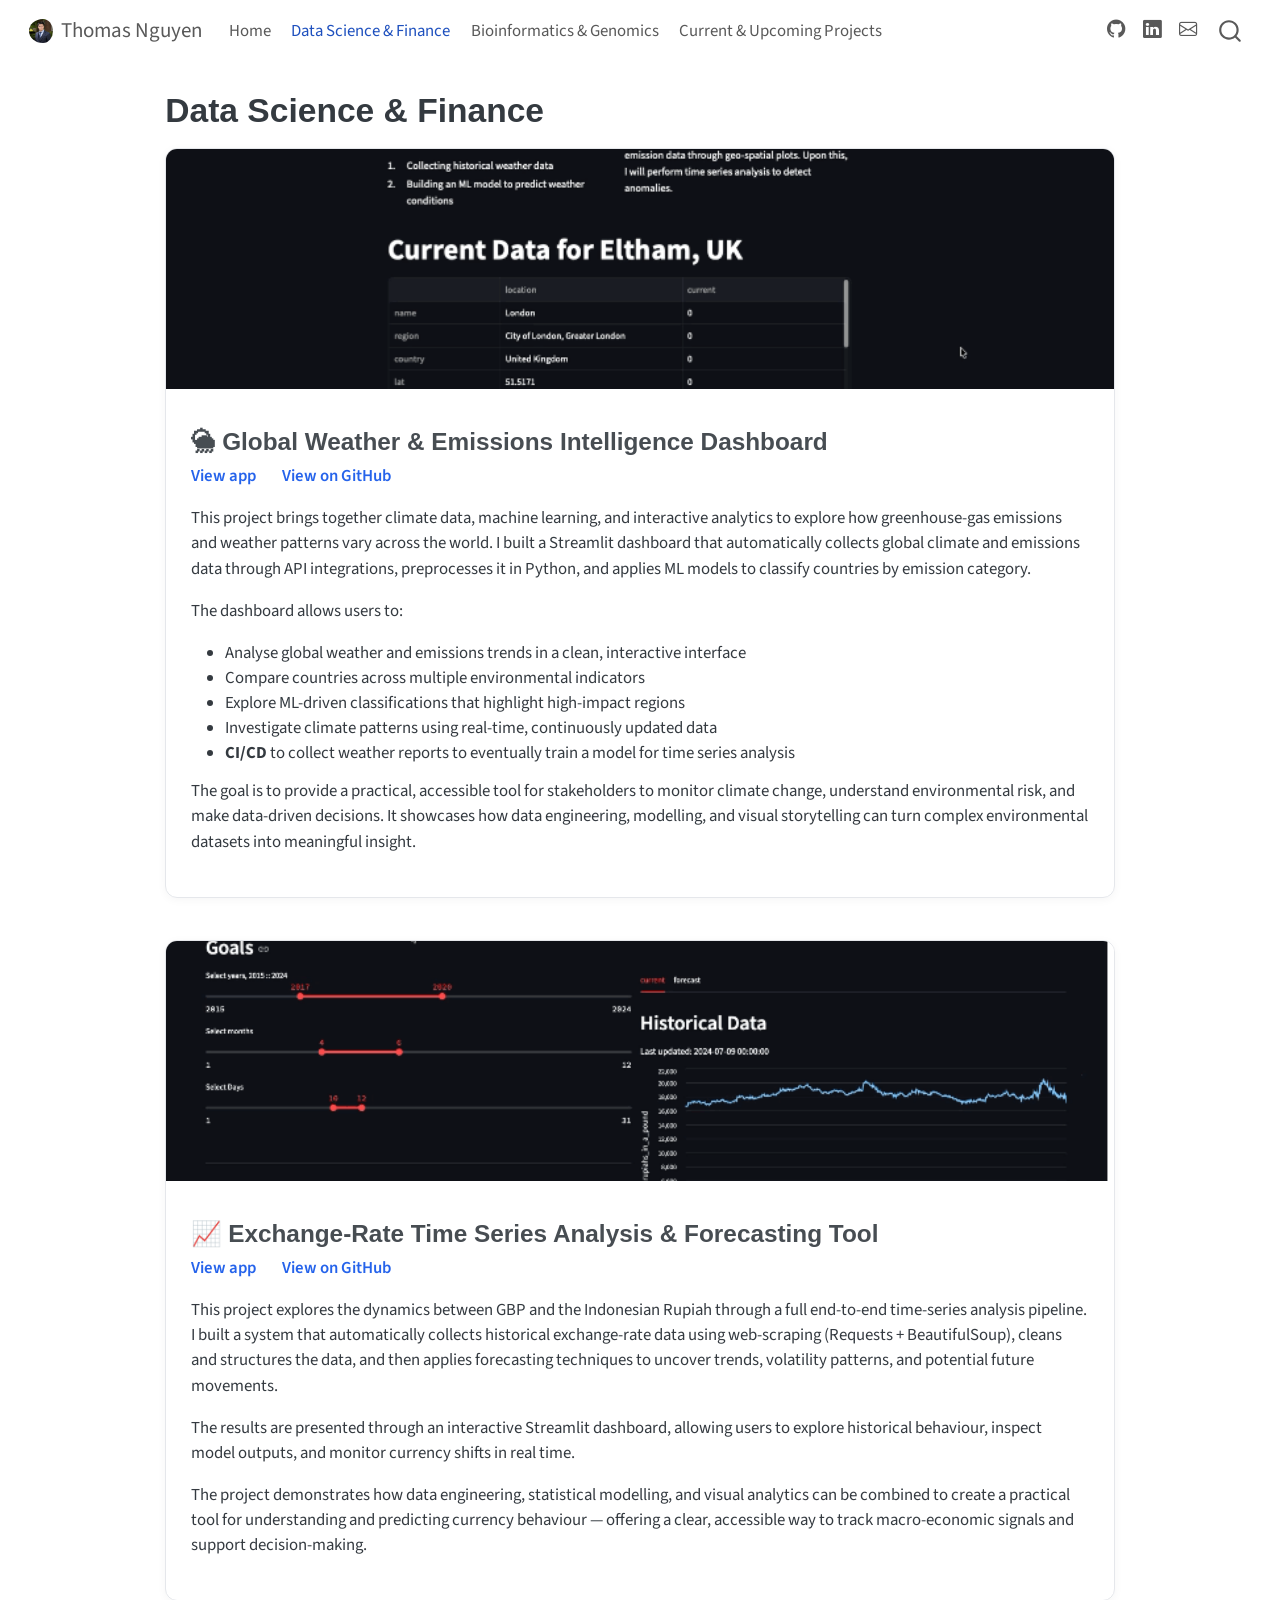
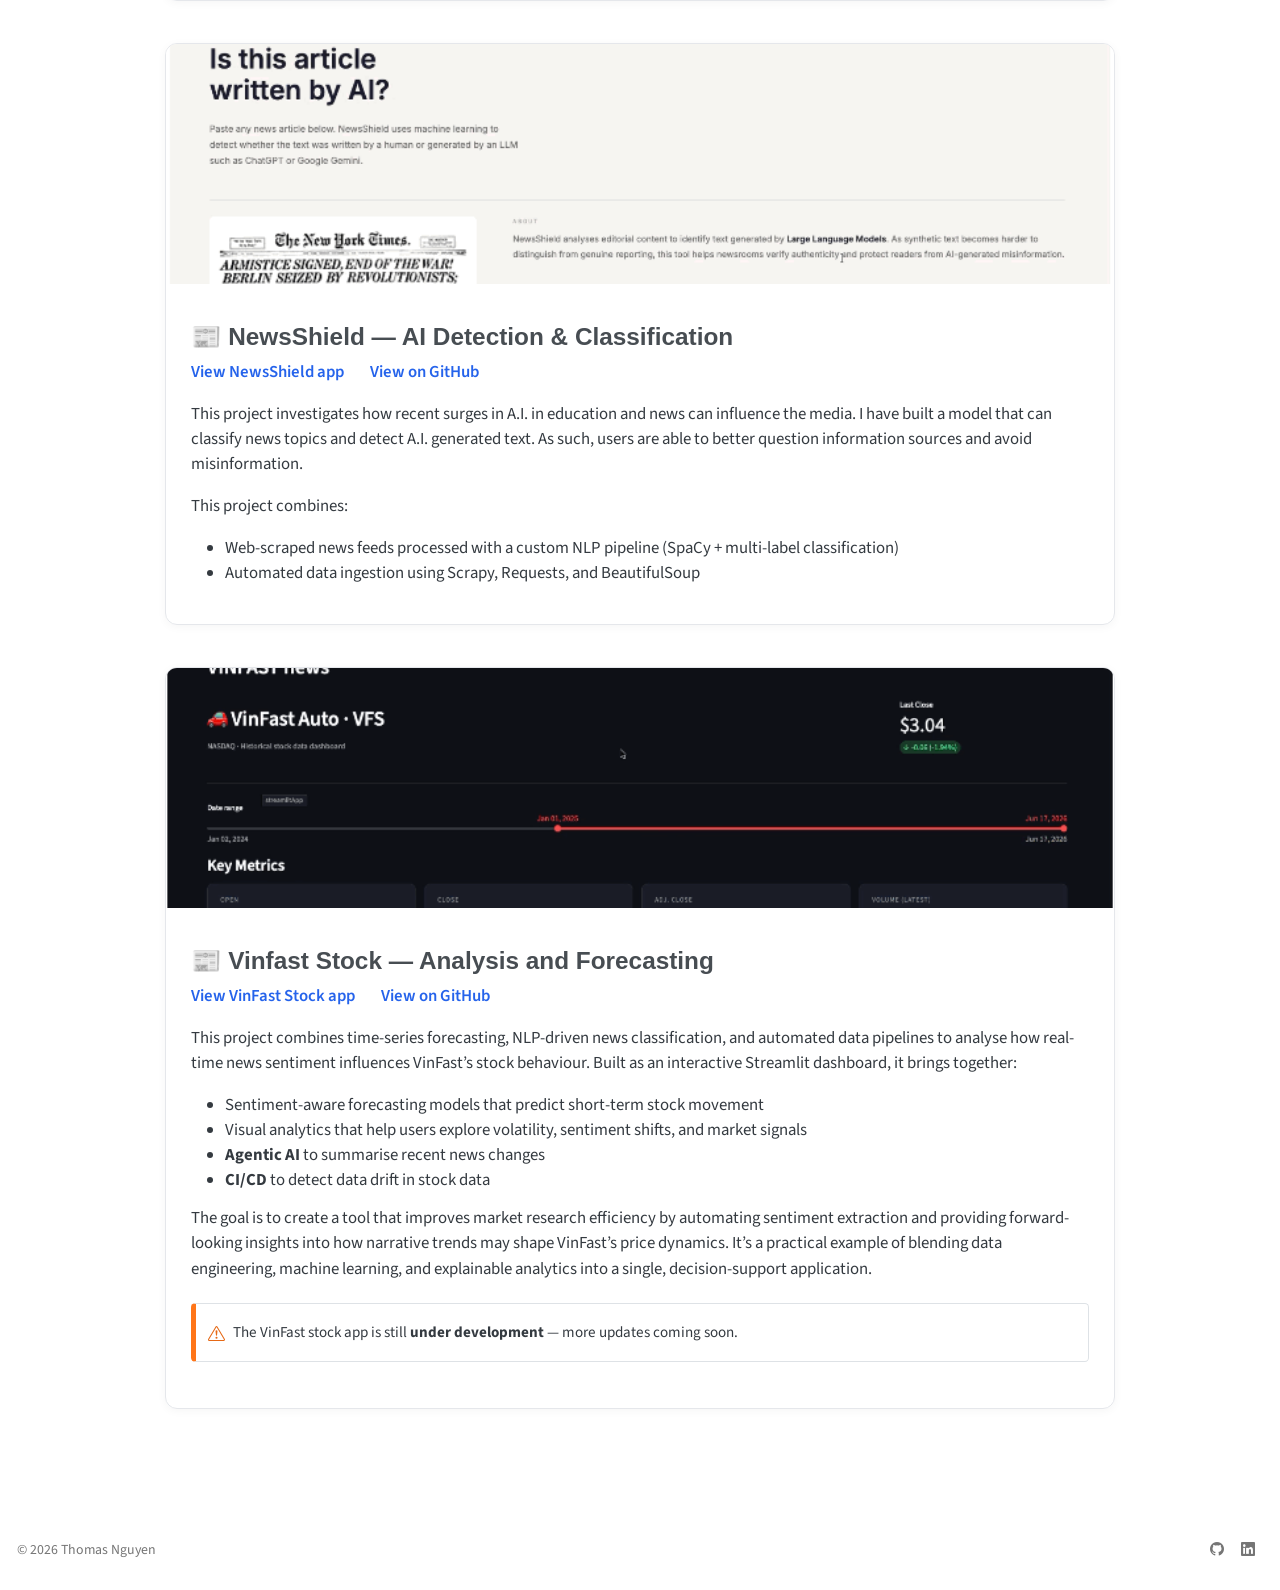
<file: docs/data-science.html>
<!DOCTYPE html>
<html xmlns="http://www.w3.org/1999/xhtml" lang="en" xml:lang="en"><head>

<meta charset="utf-8">
<meta name="generator" content="quarto-1.10.18">

<meta name="viewport" content="width=device-width, initial-scale=1.0, user-scalable=yes">


<title>Data Science &amp; Finance – Thomas Nguyen</title>
<style>
/* Default styles provided by pandoc.
** See https://pandoc.org/MANUAL.html#variables-for-html for config info.
*/
span.smallcaps{font-variant: small-caps;}
div.columns{display: flex; gap: 1.5em;}
div.column{flex: auto;}
@media screen {
div.columns{gap: min(4vw, 1.5em);}
div.column{overflow-x: auto;}
}
div.hanging-indent{margin-left: 1.5em; text-indent: -1.5em;}
ul.task-list{list-style: none;}
ul.task-list li input[type="checkbox"] {
  width: 0.8em;
  margin: 0 0.8em 0.2em -1em; /* quarto-specific, see https://github.com/quarto-dev/quarto-cli/issues/4556 */ 
  vertical-align: middle;
}
</style>


<script src="site_libs/quarto-nav/quarto-nav.js"></script>
<script src="site_libs/quarto-nav/headroom.min.js"></script>
<script src="site_libs/clipboard/clipboard.min.js"></script>
<script src="site_libs/quarto-search/autocomplete.umd.js"></script>
<script src="site_libs/quarto-search/fuse.min.js"></script>
<script src="site_libs/quarto-search/quarto-search.js"></script>
<meta name="quarto:offset" content="./">
<link href="./images/headshot_natural.png" rel="icon" type="image/png">
<script src="site_libs/quarto-html/quarto.js" type="module"></script>
<script src="site_libs/quarto-html/tabsets/tabsets.js" type="module"></script>
<script src="site_libs/quarto-html/popper.min.js"></script>
<script src="site_libs/quarto-html/tippy.umd.min.js"></script>
<script src="site_libs/quarto-html/anchor.min.js"></script>
<link href="site_libs/quarto-html/tippy.css" rel="stylesheet">
<link href="site_libs/quarto-html/quarto-syntax-highlighting-64a204ab8560d761af7679ceaba22944.css" rel="stylesheet" id="quarto-text-highlighting-styles">
<script src="site_libs/bootstrap/bootstrap.min.js"></script>
<link href="site_libs/bootstrap/bootstrap-icons.css" rel="stylesheet">
<link href="site_libs/bootstrap/bootstrap-66e7dcc039b3b1be0f98ff8bbeb37f2f.min.css" rel="stylesheet" append-hash="true" id="quarto-bootstrap" data-mode="light">
<script id="quarto-search-options" type="application/json">{
  "location": "navbar",
  "copy-button": false,
  "collapse-after": 3,
  "panel-placement": "end",
  "type": "overlay",
  "limit": 50,
  "keyboard-shortcut": [
    "f",
    "/",
    "s"
  ],
  "show-item-context": false,
  "language": {
    "search-no-results-text": "No results",
    "search-matching-documents-text": "matching documents",
    "search-copy-link-title": "Copy link to search",
    "search-hide-matches-text": "Hide additional matches",
    "search-more-match-text": "more match in this document",
    "search-more-matches-text": "more matches in this document",
    "search-clear-button-title": "Clear",
    "search-text-placeholder": "",
    "search-detached-cancel-button-title": "Cancel",
    "search-submit-button-title": "Submit",
    "search-label": "Search"
  }
}</script>


<link rel="stylesheet" href="styles/custom.css">
</head>

<body class="nav-fixed fullcontent quarto-light">

<div id="quarto-search-results"></div>
  <header id="quarto-header" class="headroom fixed-top">
    <nav class="navbar navbar-expand-lg " data-bs-theme="dark">
      <div class="navbar-container container-fluid">
      <div class="navbar-brand-container mx-auto">
    <a href="./index.html" class="navbar-brand navbar-brand-logo">
    <img src="./images/headshot_natural.png" alt="" class="navbar-logo light-content">
    <img src="./images/headshot_natural.png" alt="" class="navbar-logo dark-content">
    </a>
    <a class="navbar-brand" href="./index.html">
    <span class="navbar-title">Thomas Nguyen</span>
    </a>
  </div>
            <div id="quarto-search" class="" title="Search"></div>
          <button class="navbar-toggler" type="button" data-bs-toggle="collapse" data-bs-target="#navbarCollapse" aria-controls="navbarCollapse" role="menu" aria-expanded="false" aria-label="Toggle navigation" onclick="if (window.quartoToggleHeadroom) { window.quartoToggleHeadroom(); }">
  <span class="navbar-toggler-icon"></span>
</button>
          <div class="collapse navbar-collapse" id="navbarCollapse">
            <ul class="navbar-nav navbar-nav-scroll me-auto">
  <li class="nav-item">
    <a class="nav-link" href="./index.html"> 
<span class="menu-text">Home</span></a>
  </li>  
  <li class="nav-item">
    <a class="nav-link active" href="./data-science.html" aria-current="page"> 
<span class="menu-text">Data Science &amp; Finance</span></a>
  </li>  
  <li class="nav-item">
    <a class="nav-link" href="./bioinformatics.html"> 
<span class="menu-text">Bioinformatics &amp; Genomics</span></a>
  </li>  
  <li class="nav-item">
    <a class="nav-link" href="./upcoming.html"> 
<span class="menu-text">Current &amp; Upcoming Projects</span></a>
  </li>  
</ul>
            <ul class="navbar-nav navbar-nav-scroll ms-auto">
  <li class="nav-item compact">
    <a class="nav-link" href="https://github.com/Thomas-Nguyen12"> <i class="bi bi-github" role="img">
</i> 
<span class="menu-text"></span></a>
  </li>  
  <li class="nav-item compact">
    <a class="nav-link" href="https://www.linkedin.com/in/thomas-nguyen-818b63185/"> <i class="bi bi-linkedin" role="img">
</i> 
<span class="menu-text"></span></a>
  </li>  
  <li class="nav-item compact">
    <a class="nav-link" href="mailto:thomas.nguyen3612@gmail.com"> <i class="bi bi-envelope" role="img">
</i> 
<span class="menu-text"></span></a>
  </li>  
</ul>
          </div> <!-- /navcollapse -->
            <div class="quarto-navbar-tools">
</div>
      </div> <!-- /container-fluid -->
    </nav>
</header>
<!-- content -->
<div id="quarto-content" class="quarto-container page-columns page-rows-contents page-layout-article page-navbar">
<!-- sidebar -->
<!-- margin-sidebar -->
    
<!-- main -->
<main class="content" id="quarto-document-content">

<header id="title-block-header" class="quarto-title-block default">
<div class="quarto-title">
<h1 class="title">Data Science &amp; Finance</h1>
</div>



<div class="quarto-title-meta">

    
  
    
  </div>
  


</header>


<div class="project-card">
<p><img src="images/weather_website_gif.gif" class="img-fluid"></p>
<section id="global-weather-emissions-intelligence-dashboard" class="level3 project-body">
<h3 class="anchored" data-anchor-id="global-weather-emissions-intelligence-dashboard">🌦 Global Weather &amp; Emissions Intelligence Dashboard</h3>
<div class="project-links">
<p><a href="https://weather-emission.streamlit.app/">View app</a> &nbsp; <a href="https://github.com/Thomas-Nguyen12/Weather_website">View on GitHub</a></p>
</div>
<p>This project brings together climate data, machine learning, and interactive analytics to explore how greenhouse-gas emissions and weather patterns vary across the world. I built a Streamlit dashboard that automatically collects global climate and emissions data through API integrations, preprocesses it in Python, and applies ML models to classify countries by emission category.</p>
<p>The dashboard allows users to:</p>
<ul>
<li>Analyse global weather and emissions trends in a clean, interactive interface</li>
<li>Compare countries across multiple environmental indicators</li>
<li>Explore ML-driven classifications that highlight high-impact regions</li>
<li>Investigate climate patterns using real-time, continuously updated data</li>
<li><strong>CI/CD</strong> to collect weather reports to eventually train a model for time series analysis</li>
</ul>
<p>The goal is to provide a practical, accessible tool for stakeholders to monitor climate change, understand environmental risk, and make data-driven decisions. It showcases how data engineering, modelling, and visual storytelling can turn complex environmental datasets into meaningful insight.</p>
</section>
</div>
<div class="project-card">
<p><img src="images/gbp_rupiah.gif" class="img-fluid"></p>
<section id="exchange-rate-time-series-analysis-forecasting-tool" class="level3 project-body">
<h3 class="anchored" data-anchor-id="exchange-rate-time-series-analysis-forecasting-tool">📈 Exchange-Rate Time Series Analysis &amp; Forecasting Tool</h3>
<div class="project-links">
<p><a href="https://gbp-rupiah-exchange.streamlit.app/">View app</a> &nbsp; <a href="https://github.com/Thomas-Nguyen12/GBP_Rupiah_Exchange">View on GitHub</a></p>
</div>
<p>This project explores the dynamics between GBP and the Indonesian Rupiah through a full end-to-end time-series analysis pipeline. I built a system that automatically collects historical exchange-rate data using web-scraping (Requests + BeautifulSoup), cleans and structures the data, and then applies forecasting techniques to uncover trends, volatility patterns, and potential future movements.</p>
<p>The results are presented through an interactive Streamlit dashboard, allowing users to explore historical behaviour, inspect model outputs, and monitor currency shifts in real time.</p>
<p>The project demonstrates how data engineering, statistical modelling, and visual analytics can be combined to create a practical tool for understanding and predicting currency behaviour — offering a clear, accessible way to track macro-economic signals and support decision-making.</p>
</section>
</div>
<div class="project-card">
<p><img src="images/newsShield.gif" class="img-fluid"></p>
<section id="newsshield-ai-detection-classification" class="level3 project-body">
<h3 class="anchored" data-anchor-id="newsshield-ai-detection-classification">📰 NewsShield — AI Detection &amp; Classification</h3>
<div class="project-links">
<p><a href="https://newsshield.streamlit.app/">View NewsShield app</a> &nbsp; <a href="https://github.com/Thomas-Nguyen12/NewsApplication">View on GitHub</a></p>
</div>
<p>This project investigates how recent surges in A.I. in education and news can influence the media. I have built a model that can classify news topics and detect A.I. generated text. As such, users are able to better question information sources and avoid misinformation.</p>
<p>This project combines:</p>
<ul>
<li>Web-scraped news feeds processed with a custom NLP pipeline (SpaCy + multi-label classification)</li>
<li>Automated data ingestion using Scrapy, Requests, and BeautifulSoup</li>
</ul>
</section>
</div>
<div class="project-card">
<p><img src="images/vinfast_gif.gif" class="img-fluid"></p>
<section id="vinfast-stock-analysis-and-forecasting" class="level3 project-body">
<h3 class="anchored" data-anchor-id="vinfast-stock-analysis-and-forecasting">📰 Vinfast Stock — Analysis and Forecasting</h3>
<div class="project-links">
<p><a href="https://vinfast-stock-analysis.streamlit.app">View VinFast Stock app</a> &nbsp; <a href="https://github.com/Thomas-Nguyen12/NewsApplication">View on GitHub</a></p>
</div>
<p>This project combines time-series forecasting, NLP-driven news classification, and automated data pipelines to analyse how real-time news sentiment influences VinFast’s stock behaviour. Built as an interactive Streamlit dashboard, it brings together:</p>
<ul>
<li>Sentiment-aware forecasting models that predict short-term stock movement</li>
<li>Visual analytics that help users explore volatility, sentiment shifts, and market signals</li>
<li><strong>Agentic AI</strong> to summarise recent news changes</li>
<li><strong>CI/CD</strong> to detect data drift in stock data</li>
</ul>
<p>The goal is to create a tool that improves market research efficiency by automating sentiment extraction and providing forward-looking insights into how narrative trends may shape VinFast’s price dynamics. It’s a practical example of blending data engineering, machine learning, and explainable analytics into a single, decision-support application.</p>
<div class="callout callout-style-simple callout-warning">
<div class="callout-body d-flex">
<div class="callout-icon-container">
<i class="callout-icon"></i>
</div>
<div class="callout-body-container">
<p>The VinFast stock app is still <strong>under development</strong> — more updates coming soon.</p>
</div>
</div>
</div>
</section>
</div>



</main> <!-- /main -->
<script id="quarto-html-after-body" type="application/javascript">
  window.document.addEventListener("DOMContentLoaded", function (event) {
    const icon = "";
    const anchorJS = new window.AnchorJS();
    anchorJS.options = {
      placement: 'right',
      icon: icon
    };
    anchorJS.add('.anchored');
    const isCodeAnnotation = (el) => {
      for (const clz of el.classList) {
        if (clz.startsWith('code-annotation-')) {                     
          return true;
        }
      }
      return false;
    }
    const onCopySuccess = function(e) {
      // button target
      const button = e.trigger;
      // don't keep focus
      button.blur();
      // flash "checked"
      button.classList.add('code-copy-button-checked');
      var currentTitle = button.getAttribute("title");
      button.setAttribute("title", "Copied!");
      let tooltip;
      if (window.bootstrap) {
        button.setAttribute("data-bs-toggle", "tooltip");
        button.setAttribute("data-bs-placement", "left");
        button.setAttribute("data-bs-title", "Copied!");
        tooltip = new bootstrap.Tooltip(button, 
          { trigger: "manual", 
            customClass: "code-copy-button-tooltip",
            offset: [0, -8]});
        tooltip.show();    
      }
      setTimeout(function() {
        if (tooltip) {
          tooltip.hide();
          button.removeAttribute("data-bs-title");
          button.removeAttribute("data-bs-toggle");
          button.removeAttribute("data-bs-placement");
        }
        button.setAttribute("title", currentTitle);
        button.classList.remove('code-copy-button-checked');
      }, 1000);
      // clear code selection
      e.clearSelection();
    }
    const getTextToCopy = function(trigger) {
      const outerScaffold = trigger.parentElement.cloneNode(true);
      const codeEl = outerScaffold.querySelector('code');
      for (const childEl of codeEl.children) {
        if (isCodeAnnotation(childEl)) {
          childEl.remove();
        }
      }
      return codeEl.innerText;
    }
    const clipboard = new window.ClipboardJS('.code-copy-button:not([data-in-quarto-modal])', {
      text: getTextToCopy
    });
    clipboard.on('success', onCopySuccess);
    if (window.document.getElementById('quarto-embedded-source-code-modal')) {
      const clipboardModal = new window.ClipboardJS('.code-copy-button[data-in-quarto-modal]', {
        text: getTextToCopy,
        container: window.document.getElementById('quarto-embedded-source-code-modal')
      });
      clipboardModal.on('success', onCopySuccess);
    }
      var localhostRegex = new RegExp(/^(?:http|https):\/\/localhost\:?[0-9]*\//);
      var mailtoRegex = new RegExp(/^mailto:/);
        var filterRegex = new RegExp('/' + window.location.host + '/');
      var isInternal = (href) => {
          return filterRegex.test(href) || localhostRegex.test(href) || mailtoRegex.test(href);
      }
      // Inspect non-navigation links and adorn them if external
     var links = window.document.querySelectorAll('a[href]:not(.nav-link):not(.navbar-brand):not(.toc-action):not(.sidebar-link):not(.sidebar-item-toggle):not(.pagination-link):not(.no-external):not([aria-hidden]):not(.dropdown-item):not(.quarto-navigation-tool):not(.about-link)');
      for (var i=0; i<links.length; i++) {
        const link = links[i];
        if (!isInternal(link.href)) {
          // undo the damage that might have been done by quarto-nav.js in the case of
          // links that we want to consider external
          if (link.dataset.originalHref !== undefined) {
            link.href = link.dataset.originalHref;
          }
        }
      }
    function tippyHover(el, contentFn, onTriggerFn, onUntriggerFn) {
      const config = {
        allowHTML: true,
        maxWidth: 500,
        delay: 100,
        arrow: false,
        appendTo: function(el) {
            return el.parentElement;
        },
        interactive: true,
        interactiveBorder: 10,
        theme: 'quarto',
        placement: 'bottom-start',
      };
      if (contentFn) {
        config.content = contentFn;
      }
      if (onTriggerFn) {
        config.onTrigger = onTriggerFn;
      }
      if (onUntriggerFn) {
        config.onUntrigger = onUntriggerFn;
      }
      window.tippy(el, config); 
    }
    const noterefs = window.document.querySelectorAll('a[role="doc-noteref"]');
    for (var i=0; i<noterefs.length; i++) {
      const ref = noterefs[i];
      tippyHover(ref, function() {
        // use id or data attribute instead here
        let href = ref.getAttribute('data-footnote-href') || ref.getAttribute('href');
        try { href = new URL(href).hash; } catch {}
        const id = href.replace(/^#\/?/, "");
        const note = window.document.getElementById(id);
        if (note) {
          return note.innerHTML;
        } else {
          return "";
        }
      });
    }
    const xrefs = window.document.querySelectorAll('a.quarto-xref');
    const processXRef = (id, note) => {
      // Strip column container classes
      const stripColumnClz = (el) => {
        el.classList.remove("page-full", "page-columns");
        if (el.children) {
          for (const child of el.children) {
            stripColumnClz(child);
          }
        }
      }
      stripColumnClz(note)
      if (id === null || id.startsWith('sec-')) {
        // Special case sections, only their first couple elements
        const container = document.createElement("div");
        if (note.children && note.children.length > 2) {
          container.appendChild(note.children[0].cloneNode(true));
          for (let i = 1; i < note.children.length; i++) {
            const child = note.children[i];
            if (child.tagName === "P" && child.innerText === "") {
              continue;
            } else {
              container.appendChild(child.cloneNode(true));
              break;
            }
          }
          if (window.Quarto?.typesetMath) {
            window.Quarto.typesetMath(container);
          }
          return container.innerHTML
        } else {
          if (window.Quarto?.typesetMath) {
            window.Quarto.typesetMath(note);
          }
          return note.innerHTML;
        }
      } else {
        // Remove any anchor links if they are present
        const anchorLink = note.querySelector('a.anchorjs-link');
        if (anchorLink) {
          anchorLink.remove();
        }
        if (window.Quarto?.typesetMath) {
          window.Quarto.typesetMath(note);
        }
        if (note.classList.contains("callout")) {
          return note.outerHTML;
        } else {
          return note.innerHTML;
        }
      }
    }
    for (var i=0; i<xrefs.length; i++) {
      const xref = xrefs[i];
      tippyHover(xref, undefined, function(instance) {
        instance.disable();
        let url = xref.getAttribute('href');
        let hash = undefined; 
        if (url.startsWith('#')) {
          hash = url;
        } else {
          try { hash = new URL(url).hash; } catch {}
        }
        if (hash) {
          const id = hash.replace(/^#\/?/, "");
          const note = window.document.getElementById(id);
          if (note !== null) {
            try {
              const html = processXRef(id, note.cloneNode(true));
              instance.setContent(html);
            } finally {
              instance.enable();
              instance.show();
            }
          } else {
            // See if we can fetch this
            fetch(url.split('#')[0])
            .then(res => res.text())
            .then(html => {
              const parser = new DOMParser();
              const htmlDoc = parser.parseFromString(html, "text/html");
              const note = htmlDoc.getElementById(id);
              if (note !== null) {
                const html = processXRef(id, note);
                instance.setContent(html);
              } 
            }).finally(() => {
              instance.enable();
              instance.show();
            });
          }
        } else {
          // See if we can fetch a full url (with no hash to target)
          // This is a special case and we should probably do some content thinning / targeting
          fetch(url)
          .then(res => res.text())
          .then(html => {
            const parser = new DOMParser();
            const htmlDoc = parser.parseFromString(html, "text/html");
            const note = htmlDoc.querySelector('main.content');
            if (note !== null) {
              // This should only happen for chapter cross references
              // (since there is no id in the URL)
              // remove the first header
              if (note.children.length > 0 && note.children[0].tagName === "HEADER") {
                note.children[0].remove();
              }
              const html = processXRef(null, note);
              instance.setContent(html);
            } 
          }).finally(() => {
            instance.enable();
            instance.show();
          });
        }
      }, function(instance) {
      });
    }
        let selectedAnnoteEl;
        const selectorForAnnotation = ( cell, annotation) => {
          let cellAttr = 'data-code-cell="' + cell + '"';
          let lineAttr = 'data-code-annotation="' +  annotation + '"';
          const selector = 'span[' + cellAttr + '][' + lineAttr + ']';
          return selector;
        }
        const selectCodeLines = (annoteEl) => {
          const doc = window.document;
          const targetCell = annoteEl.getAttribute("data-target-cell");
          const targetAnnotation = annoteEl.getAttribute("data-target-annotation");
          const annoteSpan = window.document.querySelector(selectorForAnnotation(targetCell, targetAnnotation));
          const lines = annoteSpan.getAttribute("data-code-lines").split(",");
          const lineIds = lines.map((line) => {
            return targetCell + "-" + line;
          })
          let top = null;
          let height = null;
          let parent = null;
          if (lineIds.length > 0) {
              //compute the position of the single el (top and bottom and make a div)
              const el = window.document.getElementById(lineIds[0]);
              top = el.offsetTop;
              height = el.offsetHeight;
              parent = el.parentElement.parentElement;
            if (lineIds.length > 1) {
              const lastEl = window.document.getElementById(lineIds[lineIds.length - 1]);
              const bottom = lastEl.offsetTop + lastEl.offsetHeight;
              height = bottom - top;
            }
            if (top !== null && height !== null && parent !== null) {
              // cook up a div (if necessary) and position it 
              let div = window.document.getElementById("code-annotation-line-highlight");
              if (div === null) {
                div = window.document.createElement("div");
                div.setAttribute("id", "code-annotation-line-highlight");
                div.style.position = 'absolute';
                parent.appendChild(div);
              }
              div.style.top = top - 2 + "px";
              div.style.height = height + 4 + "px";
              div.style.left = 0;
              let gutterDiv = window.document.getElementById("code-annotation-line-highlight-gutter");
              if (gutterDiv === null) {
                gutterDiv = window.document.createElement("div");
                gutterDiv.setAttribute("id", "code-annotation-line-highlight-gutter");
                gutterDiv.style.position = 'absolute';
                const codeCell = window.document.getElementById(targetCell);
                const gutter = codeCell.querySelector('.code-annotation-gutter');
                gutter.appendChild(gutterDiv);
              }
              gutterDiv.style.top = top - 2 + "px";
              gutterDiv.style.height = height + 4 + "px";
            }
            selectedAnnoteEl = annoteEl;
          }
        };
        const unselectCodeLines = () => {
          const elementsIds = ["code-annotation-line-highlight", "code-annotation-line-highlight-gutter"];
          elementsIds.forEach((elId) => {
            const div = window.document.getElementById(elId);
            if (div) {
              div.remove();
            }
          });
          selectedAnnoteEl = undefined;
        };
          // Handle positioning of the toggle
      window.addEventListener(
        "resize",
        throttle(() => {
          elRect = undefined;
          if (selectedAnnoteEl) {
            selectCodeLines(selectedAnnoteEl);
          }
        }, 10)
      );
      function throttle(fn, ms) {
      let throttle = false;
      let timer;
        return (...args) => {
          if(!throttle) { // first call gets through
              fn.apply(this, args);
              throttle = true;
          } else { // all the others get throttled
              if(timer) clearTimeout(timer); // cancel #2
              timer = setTimeout(() => {
                fn.apply(this, args);
                timer = throttle = false;
              }, ms);
          }
        };
      }
        // Attach click handler to the DT
        const annoteDls = window.document.querySelectorAll('dt[data-target-cell]');
        for (const annoteDlNode of annoteDls) {
          annoteDlNode.addEventListener('click', (event) => {
            const clickedEl = event.target;
            if (clickedEl !== selectedAnnoteEl) {
              unselectCodeLines();
              const activeEl = window.document.querySelector('dt[data-target-cell].code-annotation-active');
              if (activeEl) {
                activeEl.classList.remove('code-annotation-active');
              }
              selectCodeLines(clickedEl);
              clickedEl.classList.add('code-annotation-active');
            } else {
              // Unselect the line
              unselectCodeLines();
              clickedEl.classList.remove('code-annotation-active');
            }
          });
        }
    const findCites = (el) => {
      const parentEl = el.parentElement;
      if (parentEl) {
        const cites = parentEl.dataset.cites;
        if (cites) {
          return {
            el,
            cites: cites.split(' ')
          };
        } else {
          return findCites(el.parentElement)
        }
      } else {
        return undefined;
      }
    };
    var bibliorefs = window.document.querySelectorAll('a[role="doc-biblioref"]');
    for (var i=0; i<bibliorefs.length; i++) {
      const ref = bibliorefs[i];
      const citeInfo = findCites(ref);
      if (citeInfo) {
        tippyHover(citeInfo.el, function() {
          var popup = window.document.createElement('div');
          citeInfo.cites.forEach(function(cite) {
            var citeDiv = window.document.createElement('div');
            citeDiv.classList.add('hanging-indent');
            citeDiv.classList.add('csl-entry');
            var biblioDiv = window.document.getElementById('ref-' + cite);
            if (biblioDiv) {
              citeDiv.innerHTML = biblioDiv.innerHTML;
            }
            popup.appendChild(citeDiv);
          });
          return popup.innerHTML;
        });
      }
    }
  });
  </script>
</div> <!-- /content -->
<footer class="footer">
  <div class="nav-footer">
    <div class="nav-footer-left">
<p>© 2026 Thomas Nguyen</p>
</div>   
    <div class="nav-footer-center">
      &nbsp;
    </div>
    <div class="nav-footer-right">
      <ul class="footer-items list-unstyled">
    <li class="nav-item compact">
    <a class="nav-link" href="https://github.com/Thomas-Nguyen12">
      <i class="bi bi-github" role="img">
</i> 
    </a>
  </li>  
    <li class="nav-item compact">
    <a class="nav-link" href="https://www.linkedin.com/in/thomas-nguyen-818b63185/">
      <i class="bi bi-linkedin" role="img">
</i> 
    </a>
  </li>  
</ul>
    </div>
  </div>
</footer>




</body></html>
</file>
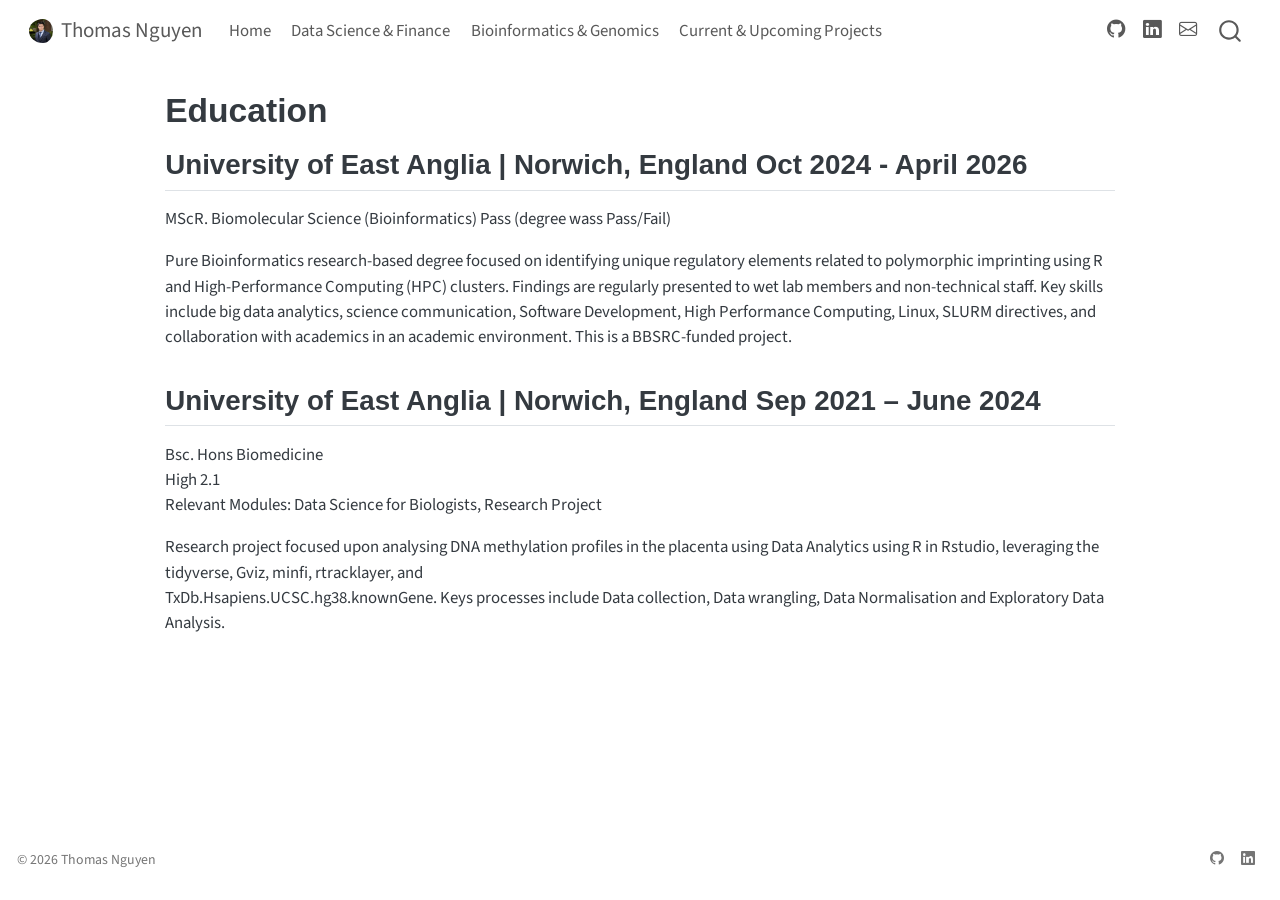
<file: docs/Education.html>
<!DOCTYPE html>
<html xmlns="http://www.w3.org/1999/xhtml" lang="en" xml:lang="en"><head>

<meta charset="utf-8">
<meta name="generator" content="quarto-1.10.18">

<meta name="viewport" content="width=device-width, initial-scale=1.0, user-scalable=yes">


<title>Education – Thomas Nguyen</title>
<style>
/* Default styles provided by pandoc.
** See https://pandoc.org/MANUAL.html#variables-for-html for config info.
*/
span.smallcaps{font-variant: small-caps;}
div.columns{display: flex; gap: 1.5em;}
div.column{flex: auto;}
@media screen {
div.columns{gap: min(4vw, 1.5em);}
div.column{overflow-x: auto;}
}
div.hanging-indent{margin-left: 1.5em; text-indent: -1.5em;}
ul.task-list{list-style: none;}
ul.task-list li input[type="checkbox"] {
  width: 0.8em;
  margin: 0 0.8em 0.2em -1em; /* quarto-specific, see https://github.com/quarto-dev/quarto-cli/issues/4556 */ 
  vertical-align: middle;
}
</style>


<script src="site_libs/quarto-nav/quarto-nav.js"></script>
<script src="site_libs/quarto-nav/headroom.min.js"></script>
<script src="site_libs/clipboard/clipboard.min.js"></script>
<script src="site_libs/quarto-search/autocomplete.umd.js"></script>
<script src="site_libs/quarto-search/fuse.min.js"></script>
<script src="site_libs/quarto-search/quarto-search.js"></script>
<meta name="quarto:offset" content="./">
<link href="./images/headshot_natural.png" rel="icon" type="image/png">
<script src="site_libs/quarto-html/quarto.js" type="module"></script>
<script src="site_libs/quarto-html/tabsets/tabsets.js" type="module"></script>
<script src="site_libs/quarto-html/popper.min.js"></script>
<script src="site_libs/quarto-html/tippy.umd.min.js"></script>
<script src="site_libs/quarto-html/anchor.min.js"></script>
<link href="site_libs/quarto-html/tippy.css" rel="stylesheet">
<link href="site_libs/quarto-html/quarto-syntax-highlighting-64a204ab8560d761af7679ceaba22944.css" rel="stylesheet" id="quarto-text-highlighting-styles">
<script src="site_libs/bootstrap/bootstrap.min.js"></script>
<link href="site_libs/bootstrap/bootstrap-icons.css" rel="stylesheet">
<link href="site_libs/bootstrap/bootstrap-66e7dcc039b3b1be0f98ff8bbeb37f2f.min.css" rel="stylesheet" append-hash="true" id="quarto-bootstrap" data-mode="light">
<script id="quarto-search-options" type="application/json">{
  "location": "navbar",
  "copy-button": false,
  "collapse-after": 3,
  "panel-placement": "end",
  "type": "overlay",
  "limit": 50,
  "keyboard-shortcut": [
    "f",
    "/",
    "s"
  ],
  "show-item-context": false,
  "language": {
    "search-no-results-text": "No results",
    "search-matching-documents-text": "matching documents",
    "search-copy-link-title": "Copy link to search",
    "search-hide-matches-text": "Hide additional matches",
    "search-more-match-text": "more match in this document",
    "search-more-matches-text": "more matches in this document",
    "search-clear-button-title": "Clear",
    "search-text-placeholder": "",
    "search-detached-cancel-button-title": "Cancel",
    "search-submit-button-title": "Submit",
    "search-label": "Search"
  }
}</script>


<link rel="stylesheet" href="styles/custom.css">
</head>

<body class="nav-fixed fullcontent quarto-light">

<div id="quarto-search-results"></div>
  <header id="quarto-header" class="headroom fixed-top">
    <nav class="navbar navbar-expand-lg " data-bs-theme="dark">
      <div class="navbar-container container-fluid">
      <div class="navbar-brand-container mx-auto">
    <a href="./index.html" class="navbar-brand navbar-brand-logo">
    <img src="./images/headshot_natural.png" alt="" class="navbar-logo light-content">
    <img src="./images/headshot_natural.png" alt="" class="navbar-logo dark-content">
    </a>
    <a class="navbar-brand" href="./index.html">
    <span class="navbar-title">Thomas Nguyen</span>
    </a>
  </div>
            <div id="quarto-search" class="" title="Search"></div>
          <button class="navbar-toggler" type="button" data-bs-toggle="collapse" data-bs-target="#navbarCollapse" aria-controls="navbarCollapse" role="menu" aria-expanded="false" aria-label="Toggle navigation" onclick="if (window.quartoToggleHeadroom) { window.quartoToggleHeadroom(); }">
  <span class="navbar-toggler-icon"></span>
</button>
          <div class="collapse navbar-collapse" id="navbarCollapse">
            <ul class="navbar-nav navbar-nav-scroll me-auto">
  <li class="nav-item">
    <a class="nav-link" href="./index.html"> 
<span class="menu-text">Home</span></a>
  </li>  
  <li class="nav-item">
    <a class="nav-link" href="./data-science.html"> 
<span class="menu-text">Data Science &amp; Finance</span></a>
  </li>  
  <li class="nav-item">
    <a class="nav-link" href="./bioinformatics.html"> 
<span class="menu-text">Bioinformatics &amp; Genomics</span></a>
  </li>  
  <li class="nav-item">
    <a class="nav-link" href="./upcoming.html"> 
<span class="menu-text">Current &amp; Upcoming Projects</span></a>
  </li>  
</ul>
            <ul class="navbar-nav navbar-nav-scroll ms-auto">
  <li class="nav-item compact">
    <a class="nav-link" href="https://github.com/Thomas-Nguyen12"> <i class="bi bi-github" role="img">
</i> 
<span class="menu-text"></span></a>
  </li>  
  <li class="nav-item compact">
    <a class="nav-link" href="https://www.linkedin.com/in/thomas-nguyen-818b63185/"> <i class="bi bi-linkedin" role="img">
</i> 
<span class="menu-text"></span></a>
  </li>  
  <li class="nav-item compact">
    <a class="nav-link" href="mailto:thomas.nguyen3612@gmail.com"> <i class="bi bi-envelope" role="img">
</i> 
<span class="menu-text"></span></a>
  </li>  
</ul>
          </div> <!-- /navcollapse -->
            <div class="quarto-navbar-tools">
</div>
      </div> <!-- /container-fluid -->
    </nav>
</header>
<!-- content -->
<div id="quarto-content" class="quarto-container page-columns page-rows-contents page-layout-article page-navbar">
<!-- sidebar -->
<!-- margin-sidebar -->
    
<!-- main -->
<main class="content" id="quarto-document-content">

<header id="title-block-header" class="quarto-title-block default">
<div class="quarto-title">
<h1 class="title">Education</h1>
</div>



<div class="quarto-title-meta">

    
  
    
  </div>
  


</header>


<section id="university-of-east-anglia-norwich-england-oct-2024---april-2026" class="level2">
<h2 class="anchored" data-anchor-id="university-of-east-anglia-norwich-england-oct-2024---april-2026">University of East Anglia | Norwich, England Oct 2024 - April 2026</h2>
<p>MScR. Biomolecular Science (Bioinformatics) Pass (degree wass Pass/Fail)</p>
<p>Pure Bioinformatics research-based degree focused on identifying unique regulatory elements related to polymorphic imprinting using R and High-Performance Computing (HPC) clusters. Findings are regularly presented to wet lab members and non-technical staff. Key skills include big data analytics, science communication, Software Development, High Performance Computing, Linux, SLURM directives, and collaboration with academics in an academic environment. This is a BBSRC-funded project.</p>
</section>
<section id="university-of-east-anglia-norwich-england-sep-2021-june-2024" class="level2">
<h2 class="anchored" data-anchor-id="university-of-east-anglia-norwich-england-sep-2021-june-2024">University of East Anglia | Norwich, England Sep 2021 – June 2024</h2>
<p>Bsc. Hons Biomedicine<br>
High 2.1<br>
Relevant Modules: Data Science for Biologists, Research Project</p>
<p>Research project focused upon analysing DNA methylation profiles in the placenta using Data Analytics using R in Rstudio, leveraging the tidyverse, Gviz, minfi, rtracklayer, and<br>
TxDb.Hsapiens.UCSC.hg38.knownGene. Keys processes include Data collection, Data wrangling, Data Normalisation and Exploratory Data Analysis.</p>


</section>

</main> <!-- /main -->
<script id="quarto-html-after-body" type="application/javascript">
  window.document.addEventListener("DOMContentLoaded", function (event) {
    const icon = "";
    const anchorJS = new window.AnchorJS();
    anchorJS.options = {
      placement: 'right',
      icon: icon
    };
    anchorJS.add('.anchored');
    const isCodeAnnotation = (el) => {
      for (const clz of el.classList) {
        if (clz.startsWith('code-annotation-')) {                     
          return true;
        }
      }
      return false;
    }
    const onCopySuccess = function(e) {
      // button target
      const button = e.trigger;
      // don't keep focus
      button.blur();
      // flash "checked"
      button.classList.add('code-copy-button-checked');
      var currentTitle = button.getAttribute("title");
      button.setAttribute("title", "Copied!");
      let tooltip;
      if (window.bootstrap) {
        button.setAttribute("data-bs-toggle", "tooltip");
        button.setAttribute("data-bs-placement", "left");
        button.setAttribute("data-bs-title", "Copied!");
        tooltip = new bootstrap.Tooltip(button, 
          { trigger: "manual", 
            customClass: "code-copy-button-tooltip",
            offset: [0, -8]});
        tooltip.show();    
      }
      setTimeout(function() {
        if (tooltip) {
          tooltip.hide();
          button.removeAttribute("data-bs-title");
          button.removeAttribute("data-bs-toggle");
          button.removeAttribute("data-bs-placement");
        }
        button.setAttribute("title", currentTitle);
        button.classList.remove('code-copy-button-checked');
      }, 1000);
      // clear code selection
      e.clearSelection();
    }
    const getTextToCopy = function(trigger) {
      const outerScaffold = trigger.parentElement.cloneNode(true);
      const codeEl = outerScaffold.querySelector('code');
      for (const childEl of codeEl.children) {
        if (isCodeAnnotation(childEl)) {
          childEl.remove();
        }
      }
      return codeEl.innerText;
    }
    const clipboard = new window.ClipboardJS('.code-copy-button:not([data-in-quarto-modal])', {
      text: getTextToCopy
    });
    clipboard.on('success', onCopySuccess);
    if (window.document.getElementById('quarto-embedded-source-code-modal')) {
      const clipboardModal = new window.ClipboardJS('.code-copy-button[data-in-quarto-modal]', {
        text: getTextToCopy,
        container: window.document.getElementById('quarto-embedded-source-code-modal')
      });
      clipboardModal.on('success', onCopySuccess);
    }
      var localhostRegex = new RegExp(/^(?:http|https):\/\/localhost\:?[0-9]*\//);
      var mailtoRegex = new RegExp(/^mailto:/);
        var filterRegex = new RegExp('/' + window.location.host + '/');
      var isInternal = (href) => {
          return filterRegex.test(href) || localhostRegex.test(href) || mailtoRegex.test(href);
      }
      // Inspect non-navigation links and adorn them if external
     var links = window.document.querySelectorAll('a[href]:not(.nav-link):not(.navbar-brand):not(.toc-action):not(.sidebar-link):not(.sidebar-item-toggle):not(.pagination-link):not(.no-external):not([aria-hidden]):not(.dropdown-item):not(.quarto-navigation-tool):not(.about-link)');
      for (var i=0; i<links.length; i++) {
        const link = links[i];
        if (!isInternal(link.href)) {
          // undo the damage that might have been done by quarto-nav.js in the case of
          // links that we want to consider external
          if (link.dataset.originalHref !== undefined) {
            link.href = link.dataset.originalHref;
          }
        }
      }
    function tippyHover(el, contentFn, onTriggerFn, onUntriggerFn) {
      const config = {
        allowHTML: true,
        maxWidth: 500,
        delay: 100,
        arrow: false,
        appendTo: function(el) {
            return el.parentElement;
        },
        interactive: true,
        interactiveBorder: 10,
        theme: 'quarto',
        placement: 'bottom-start',
      };
      if (contentFn) {
        config.content = contentFn;
      }
      if (onTriggerFn) {
        config.onTrigger = onTriggerFn;
      }
      if (onUntriggerFn) {
        config.onUntrigger = onUntriggerFn;
      }
      window.tippy(el, config); 
    }
    const noterefs = window.document.querySelectorAll('a[role="doc-noteref"]');
    for (var i=0; i<noterefs.length; i++) {
      const ref = noterefs[i];
      tippyHover(ref, function() {
        // use id or data attribute instead here
        let href = ref.getAttribute('data-footnote-href') || ref.getAttribute('href');
        try { href = new URL(href).hash; } catch {}
        const id = href.replace(/^#\/?/, "");
        const note = window.document.getElementById(id);
        if (note) {
          return note.innerHTML;
        } else {
          return "";
        }
      });
    }
    const xrefs = window.document.querySelectorAll('a.quarto-xref');
    const processXRef = (id, note) => {
      // Strip column container classes
      const stripColumnClz = (el) => {
        el.classList.remove("page-full", "page-columns");
        if (el.children) {
          for (const child of el.children) {
            stripColumnClz(child);
          }
        }
      }
      stripColumnClz(note)
      if (id === null || id.startsWith('sec-')) {
        // Special case sections, only their first couple elements
        const container = document.createElement("div");
        if (note.children && note.children.length > 2) {
          container.appendChild(note.children[0].cloneNode(true));
          for (let i = 1; i < note.children.length; i++) {
            const child = note.children[i];
            if (child.tagName === "P" && child.innerText === "") {
              continue;
            } else {
              container.appendChild(child.cloneNode(true));
              break;
            }
          }
          if (window.Quarto?.typesetMath) {
            window.Quarto.typesetMath(container);
          }
          return container.innerHTML
        } else {
          if (window.Quarto?.typesetMath) {
            window.Quarto.typesetMath(note);
          }
          return note.innerHTML;
        }
      } else {
        // Remove any anchor links if they are present
        const anchorLink = note.querySelector('a.anchorjs-link');
        if (anchorLink) {
          anchorLink.remove();
        }
        if (window.Quarto?.typesetMath) {
          window.Quarto.typesetMath(note);
        }
        if (note.classList.contains("callout")) {
          return note.outerHTML;
        } else {
          return note.innerHTML;
        }
      }
    }
    for (var i=0; i<xrefs.length; i++) {
      const xref = xrefs[i];
      tippyHover(xref, undefined, function(instance) {
        instance.disable();
        let url = xref.getAttribute('href');
        let hash = undefined; 
        if (url.startsWith('#')) {
          hash = url;
        } else {
          try { hash = new URL(url).hash; } catch {}
        }
        if (hash) {
          const id = hash.replace(/^#\/?/, "");
          const note = window.document.getElementById(id);
          if (note !== null) {
            try {
              const html = processXRef(id, note.cloneNode(true));
              instance.setContent(html);
            } finally {
              instance.enable();
              instance.show();
            }
          } else {
            // See if we can fetch this
            fetch(url.split('#')[0])
            .then(res => res.text())
            .then(html => {
              const parser = new DOMParser();
              const htmlDoc = parser.parseFromString(html, "text/html");
              const note = htmlDoc.getElementById(id);
              if (note !== null) {
                const html = processXRef(id, note);
                instance.setContent(html);
              } 
            }).finally(() => {
              instance.enable();
              instance.show();
            });
          }
        } else {
          // See if we can fetch a full url (with no hash to target)
          // This is a special case and we should probably do some content thinning / targeting
          fetch(url)
          .then(res => res.text())
          .then(html => {
            const parser = new DOMParser();
            const htmlDoc = parser.parseFromString(html, "text/html");
            const note = htmlDoc.querySelector('main.content');
            if (note !== null) {
              // This should only happen for chapter cross references
              // (since there is no id in the URL)
              // remove the first header
              if (note.children.length > 0 && note.children[0].tagName === "HEADER") {
                note.children[0].remove();
              }
              const html = processXRef(null, note);
              instance.setContent(html);
            } 
          }).finally(() => {
            instance.enable();
            instance.show();
          });
        }
      }, function(instance) {
      });
    }
        let selectedAnnoteEl;
        const selectorForAnnotation = ( cell, annotation) => {
          let cellAttr = 'data-code-cell="' + cell + '"';
          let lineAttr = 'data-code-annotation="' +  annotation + '"';
          const selector = 'span[' + cellAttr + '][' + lineAttr + ']';
          return selector;
        }
        const selectCodeLines = (annoteEl) => {
          const doc = window.document;
          const targetCell = annoteEl.getAttribute("data-target-cell");
          const targetAnnotation = annoteEl.getAttribute("data-target-annotation");
          const annoteSpan = window.document.querySelector(selectorForAnnotation(targetCell, targetAnnotation));
          const lines = annoteSpan.getAttribute("data-code-lines").split(",");
          const lineIds = lines.map((line) => {
            return targetCell + "-" + line;
          })
          let top = null;
          let height = null;
          let parent = null;
          if (lineIds.length > 0) {
              //compute the position of the single el (top and bottom and make a div)
              const el = window.document.getElementById(lineIds[0]);
              top = el.offsetTop;
              height = el.offsetHeight;
              parent = el.parentElement.parentElement;
            if (lineIds.length > 1) {
              const lastEl = window.document.getElementById(lineIds[lineIds.length - 1]);
              const bottom = lastEl.offsetTop + lastEl.offsetHeight;
              height = bottom - top;
            }
            if (top !== null && height !== null && parent !== null) {
              // cook up a div (if necessary) and position it 
              let div = window.document.getElementById("code-annotation-line-highlight");
              if (div === null) {
                div = window.document.createElement("div");
                div.setAttribute("id", "code-annotation-line-highlight");
                div.style.position = 'absolute';
                parent.appendChild(div);
              }
              div.style.top = top - 2 + "px";
              div.style.height = height + 4 + "px";
              div.style.left = 0;
              let gutterDiv = window.document.getElementById("code-annotation-line-highlight-gutter");
              if (gutterDiv === null) {
                gutterDiv = window.document.createElement("div");
                gutterDiv.setAttribute("id", "code-annotation-line-highlight-gutter");
                gutterDiv.style.position = 'absolute';
                const codeCell = window.document.getElementById(targetCell);
                const gutter = codeCell.querySelector('.code-annotation-gutter');
                gutter.appendChild(gutterDiv);
              }
              gutterDiv.style.top = top - 2 + "px";
              gutterDiv.style.height = height + 4 + "px";
            }
            selectedAnnoteEl = annoteEl;
          }
        };
        const unselectCodeLines = () => {
          const elementsIds = ["code-annotation-line-highlight", "code-annotation-line-highlight-gutter"];
          elementsIds.forEach((elId) => {
            const div = window.document.getElementById(elId);
            if (div) {
              div.remove();
            }
          });
          selectedAnnoteEl = undefined;
        };
          // Handle positioning of the toggle
      window.addEventListener(
        "resize",
        throttle(() => {
          elRect = undefined;
          if (selectedAnnoteEl) {
            selectCodeLines(selectedAnnoteEl);
          }
        }, 10)
      );
      function throttle(fn, ms) {
      let throttle = false;
      let timer;
        return (...args) => {
          if(!throttle) { // first call gets through
              fn.apply(this, args);
              throttle = true;
          } else { // all the others get throttled
              if(timer) clearTimeout(timer); // cancel #2
              timer = setTimeout(() => {
                fn.apply(this, args);
                timer = throttle = false;
              }, ms);
          }
        };
      }
        // Attach click handler to the DT
        const annoteDls = window.document.querySelectorAll('dt[data-target-cell]');
        for (const annoteDlNode of annoteDls) {
          annoteDlNode.addEventListener('click', (event) => {
            const clickedEl = event.target;
            if (clickedEl !== selectedAnnoteEl) {
              unselectCodeLines();
              const activeEl = window.document.querySelector('dt[data-target-cell].code-annotation-active');
              if (activeEl) {
                activeEl.classList.remove('code-annotation-active');
              }
              selectCodeLines(clickedEl);
              clickedEl.classList.add('code-annotation-active');
            } else {
              // Unselect the line
              unselectCodeLines();
              clickedEl.classList.remove('code-annotation-active');
            }
          });
        }
    const findCites = (el) => {
      const parentEl = el.parentElement;
      if (parentEl) {
        const cites = parentEl.dataset.cites;
        if (cites) {
          return {
            el,
            cites: cites.split(' ')
          };
        } else {
          return findCites(el.parentElement)
        }
      } else {
        return undefined;
      }
    };
    var bibliorefs = window.document.querySelectorAll('a[role="doc-biblioref"]');
    for (var i=0; i<bibliorefs.length; i++) {
      const ref = bibliorefs[i];
      const citeInfo = findCites(ref);
      if (citeInfo) {
        tippyHover(citeInfo.el, function() {
          var popup = window.document.createElement('div');
          citeInfo.cites.forEach(function(cite) {
            var citeDiv = window.document.createElement('div');
            citeDiv.classList.add('hanging-indent');
            citeDiv.classList.add('csl-entry');
            var biblioDiv = window.document.getElementById('ref-' + cite);
            if (biblioDiv) {
              citeDiv.innerHTML = biblioDiv.innerHTML;
            }
            popup.appendChild(citeDiv);
          });
          return popup.innerHTML;
        });
      }
    }
  });
  </script>
</div> <!-- /content -->
<footer class="footer">
  <div class="nav-footer">
    <div class="nav-footer-left">
<p>© 2026 Thomas Nguyen</p>
</div>   
    <div class="nav-footer-center">
      &nbsp;
    </div>
    <div class="nav-footer-right">
      <ul class="footer-items list-unstyled">
    <li class="nav-item compact">
    <a class="nav-link" href="https://github.com/Thomas-Nguyen12">
      <i class="bi bi-github" role="img">
</i> 
    </a>
  </li>  
    <li class="nav-item compact">
    <a class="nav-link" href="https://www.linkedin.com/in/thomas-nguyen-818b63185/">
      <i class="bi bi-linkedin" role="img">
</i> 
    </a>
  </li>  
</ul>
    </div>
  </div>
</footer>




</body></html>
</file>
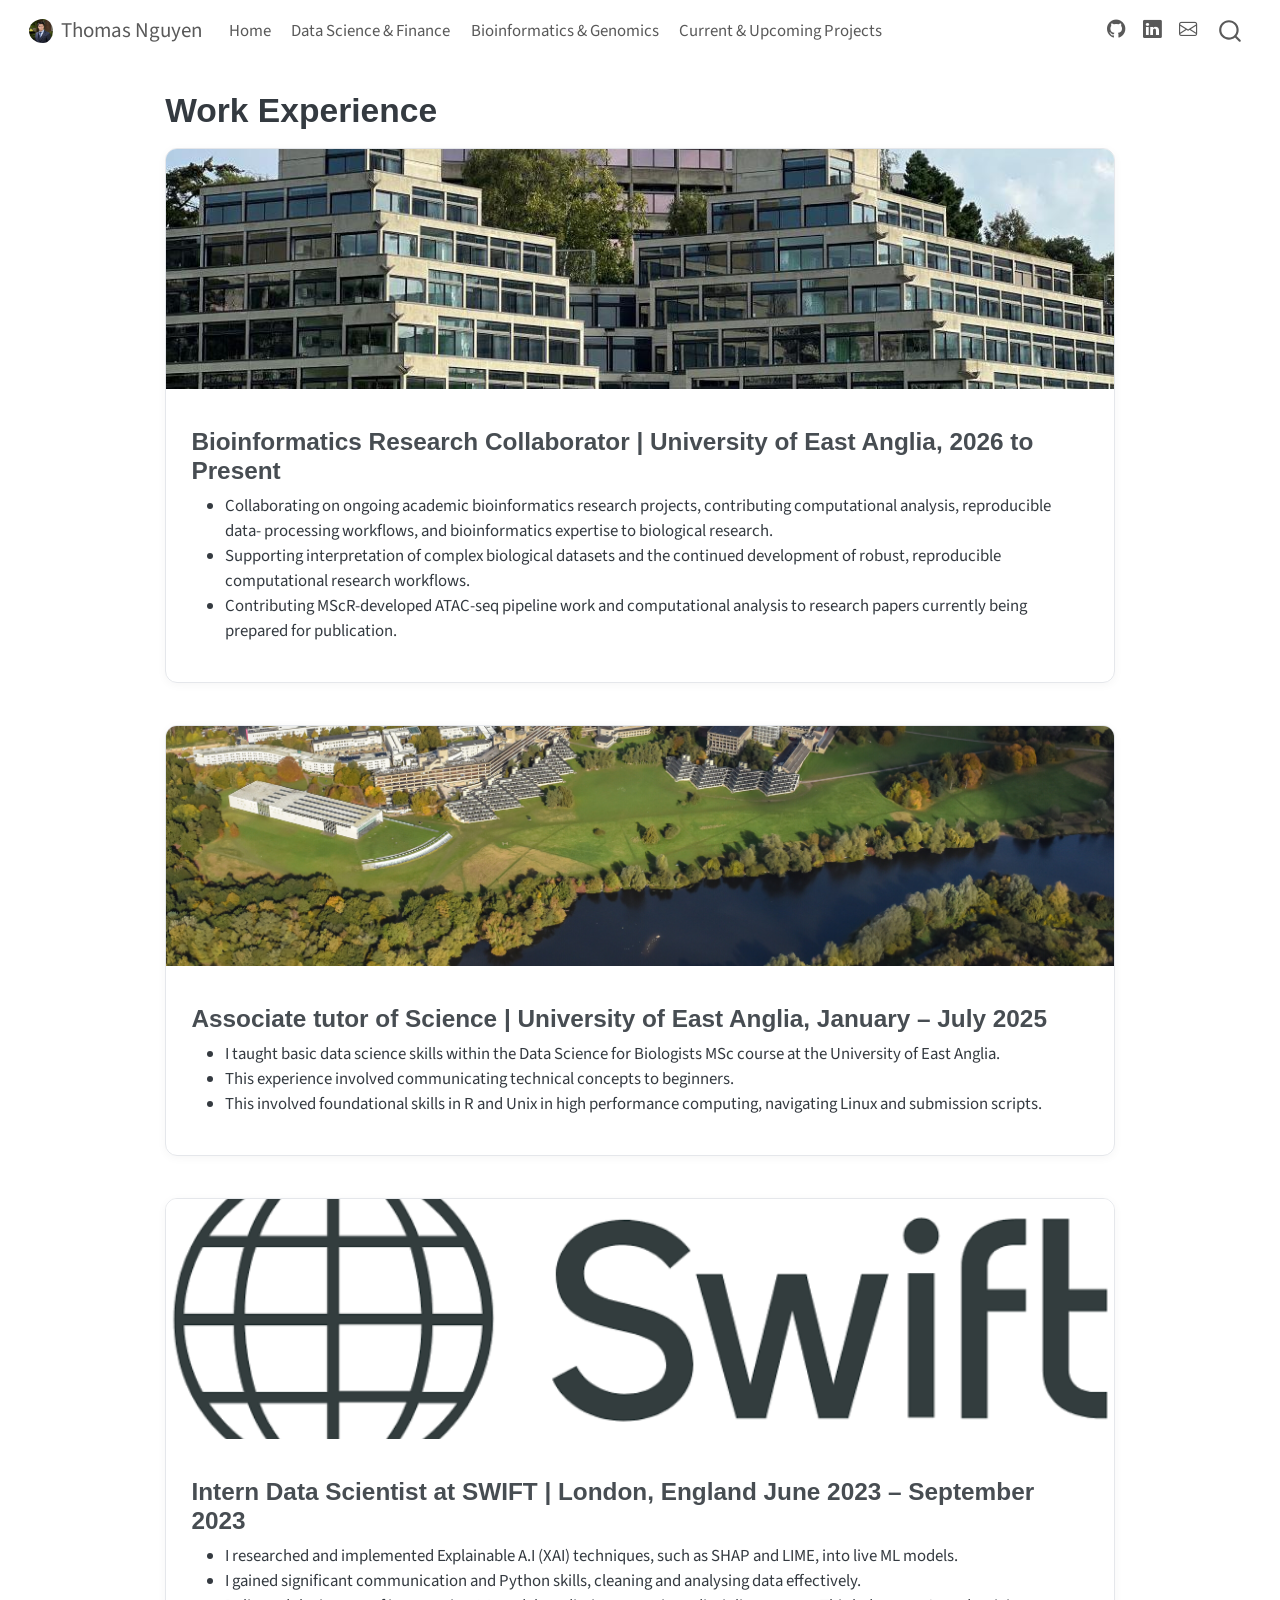
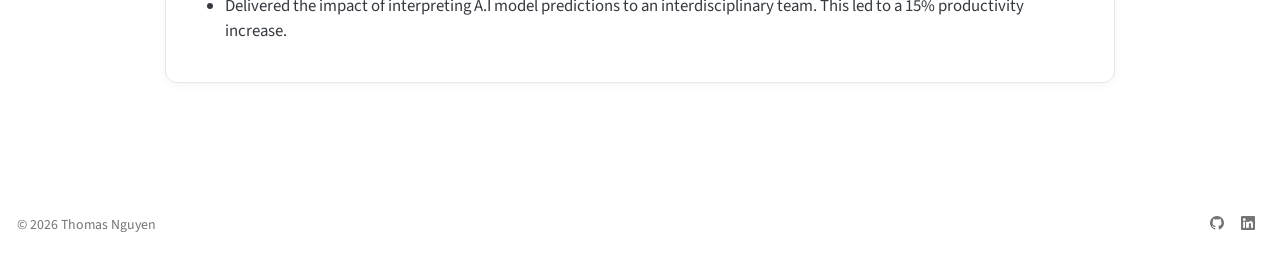
<file: docs/experience.html>
<!DOCTYPE html>
<html xmlns="http://www.w3.org/1999/xhtml" lang="en" xml:lang="en"><head>

<meta charset="utf-8">
<meta name="generator" content="quarto-1.10.18">

<meta name="viewport" content="width=device-width, initial-scale=1.0, user-scalable=yes">


<title>Work Experience – Thomas Nguyen</title>
<style>
/* Default styles provided by pandoc.
** See https://pandoc.org/MANUAL.html#variables-for-html for config info.
*/
span.smallcaps{font-variant: small-caps;}
div.columns{display: flex; gap: 1.5em;}
div.column{flex: auto;}
@media screen {
div.columns{gap: min(4vw, 1.5em);}
div.column{overflow-x: auto;}
}
div.hanging-indent{margin-left: 1.5em; text-indent: -1.5em;}
ul.task-list{list-style: none;}
ul.task-list li input[type="checkbox"] {
  width: 0.8em;
  margin: 0 0.8em 0.2em -1em; /* quarto-specific, see https://github.com/quarto-dev/quarto-cli/issues/4556 */ 
  vertical-align: middle;
}
</style>


<script src="site_libs/quarto-nav/quarto-nav.js"></script>
<script src="site_libs/quarto-nav/headroom.min.js"></script>
<script src="site_libs/clipboard/clipboard.min.js"></script>
<script src="site_libs/quarto-search/autocomplete.umd.js"></script>
<script src="site_libs/quarto-search/fuse.min.js"></script>
<script src="site_libs/quarto-search/quarto-search.js"></script>
<meta name="quarto:offset" content="./">
<link href="./images/headshot_natural.png" rel="icon" type="image/png">
<script src="site_libs/quarto-html/quarto.js" type="module"></script>
<script src="site_libs/quarto-html/tabsets/tabsets.js" type="module"></script>
<script src="site_libs/quarto-html/popper.min.js"></script>
<script src="site_libs/quarto-html/tippy.umd.min.js"></script>
<script src="site_libs/quarto-html/anchor.min.js"></script>
<link href="site_libs/quarto-html/tippy.css" rel="stylesheet">
<link href="site_libs/quarto-html/quarto-syntax-highlighting-64a204ab8560d761af7679ceaba22944.css" rel="stylesheet" id="quarto-text-highlighting-styles">
<script src="site_libs/bootstrap/bootstrap.min.js"></script>
<link href="site_libs/bootstrap/bootstrap-icons.css" rel="stylesheet">
<link href="site_libs/bootstrap/bootstrap-66e7dcc039b3b1be0f98ff8bbeb37f2f.min.css" rel="stylesheet" append-hash="true" id="quarto-bootstrap" data-mode="light">
<script id="quarto-search-options" type="application/json">{
  "location": "navbar",
  "copy-button": false,
  "collapse-after": 3,
  "panel-placement": "end",
  "type": "overlay",
  "limit": 50,
  "keyboard-shortcut": [
    "f",
    "/",
    "s"
  ],
  "show-item-context": false,
  "language": {
    "search-no-results-text": "No results",
    "search-matching-documents-text": "matching documents",
    "search-copy-link-title": "Copy link to search",
    "search-hide-matches-text": "Hide additional matches",
    "search-more-match-text": "more match in this document",
    "search-more-matches-text": "more matches in this document",
    "search-clear-button-title": "Clear",
    "search-text-placeholder": "",
    "search-detached-cancel-button-title": "Cancel",
    "search-submit-button-title": "Submit",
    "search-label": "Search"
  }
}</script>


<link rel="stylesheet" href="styles/custom.css">
</head>

<body class="nav-fixed fullcontent quarto-light">

<div id="quarto-search-results"></div>
  <header id="quarto-header" class="headroom fixed-top">
    <nav class="navbar navbar-expand-lg " data-bs-theme="dark">
      <div class="navbar-container container-fluid">
      <div class="navbar-brand-container mx-auto">
    <a href="./index.html" class="navbar-brand navbar-brand-logo">
    <img src="./images/headshot_natural.png" alt="" class="navbar-logo light-content">
    <img src="./images/headshot_natural.png" alt="" class="navbar-logo dark-content">
    </a>
    <a class="navbar-brand" href="./index.html">
    <span class="navbar-title">Thomas Nguyen</span>
    </a>
  </div>
            <div id="quarto-search" class="" title="Search"></div>
          <button class="navbar-toggler" type="button" data-bs-toggle="collapse" data-bs-target="#navbarCollapse" aria-controls="navbarCollapse" role="menu" aria-expanded="false" aria-label="Toggle navigation" onclick="if (window.quartoToggleHeadroom) { window.quartoToggleHeadroom(); }">
  <span class="navbar-toggler-icon"></span>
</button>
          <div class="collapse navbar-collapse" id="navbarCollapse">
            <ul class="navbar-nav navbar-nav-scroll me-auto">
  <li class="nav-item">
    <a class="nav-link" href="./index.html"> 
<span class="menu-text">Home</span></a>
  </li>  
  <li class="nav-item">
    <a class="nav-link" href="./data-science.html"> 
<span class="menu-text">Data Science &amp; Finance</span></a>
  </li>  
  <li class="nav-item">
    <a class="nav-link" href="./bioinformatics.html"> 
<span class="menu-text">Bioinformatics &amp; Genomics</span></a>
  </li>  
  <li class="nav-item">
    <a class="nav-link" href="./upcoming.html"> 
<span class="menu-text">Current &amp; Upcoming Projects</span></a>
  </li>  
</ul>
            <ul class="navbar-nav navbar-nav-scroll ms-auto">
  <li class="nav-item compact">
    <a class="nav-link" href="https://github.com/Thomas-Nguyen12"> <i class="bi bi-github" role="img">
</i> 
<span class="menu-text"></span></a>
  </li>  
  <li class="nav-item compact">
    <a class="nav-link" href="https://www.linkedin.com/in/thomas-nguyen-818b63185/"> <i class="bi bi-linkedin" role="img">
</i> 
<span class="menu-text"></span></a>
  </li>  
  <li class="nav-item compact">
    <a class="nav-link" href="mailto:thomas.nguyen3612@gmail.com"> <i class="bi bi-envelope" role="img">
</i> 
<span class="menu-text"></span></a>
  </li>  
</ul>
          </div> <!-- /navcollapse -->
            <div class="quarto-navbar-tools">
</div>
      </div> <!-- /container-fluid -->
    </nav>
</header>
<!-- content -->
<div id="quarto-content" class="quarto-container page-columns page-rows-contents page-layout-article page-navbar">
<!-- sidebar -->
<!-- margin-sidebar -->
    
<!-- main -->
<main class="content" id="quarto-document-content">

<header id="title-block-header" class="quarto-title-block default">
<div class="quarto-title">
<h1 class="title">Work Experience</h1>
</div>



<div class="quarto-title-meta">

    
  
    
  </div>
  


</header>


<div class="project-card">
<p><img src="images/uea_2.jpg" class="img-fluid"></p>
<section id="bioinformatics-research-collaborator-university-of-east-anglia-2026-to-present" class="level3 project-body">
<h3 class="anchored" data-anchor-id="bioinformatics-research-collaborator-university-of-east-anglia-2026-to-present">Bioinformatics Research Collaborator | University of East Anglia, 2026 to Present</h3>
<ul>
<li>Collaborating on ongoing academic bioinformatics research projects, contributing computational analysis, reproducible data- processing workflows, and bioinformatics expertise to biological research.</li>
<li>Supporting interpretation of complex biological datasets and the continued development of robust, reproducible computational research workflows.</li>
<li>Contributing MScR-developed ATAC-seq pipeline work and computational analysis to research papers currently being prepared for publication.</li>
</ul>
</section>
</div>
<div class="project-card">
<p><img src="images/uea.jpg" class="img-fluid"></p>
<section id="associate-tutor-of-science-university-of-east-anglia-january-july-2025" class="level3 project-body">
<h3 class="anchored" data-anchor-id="associate-tutor-of-science-university-of-east-anglia-january-july-2025">Associate tutor of Science | University of East Anglia, January – July 2025</h3>
<ul>
<li>I taught basic data science skills within the Data Science for Biologists MSc course at the University of East Anglia.</li>
<li>This experience involved communicating technical concepts to beginners.</li>
<li>This involved foundational skills in R and Unix in high performance computing, navigating Linux and submission scripts.</li>
</ul>
</section>
</div>
<div class="project-card">
<p><img src="images/swift.png" class="img-fluid"></p>
<section id="intern-data-scientist-at-swift-london-england-june-2023-september-2023" class="level3 project-body">
<h3 class="anchored" data-anchor-id="intern-data-scientist-at-swift-london-england-june-2023-september-2023">Intern Data Scientist at SWIFT | London, England June 2023 – September 2023</h3>
<ul>
<li>I researched and implemented Explainable A.I (XAI) techniques, such as SHAP and LIME, into live ML models.</li>
<li>I gained significant communication and Python skills, cleaning and analysing data effectively.</li>
<li>Delivered the impact of interpreting A.I model predictions to an interdisciplinary team. This led to a 15% productivity increase.</li>
</ul>
</section>
</div>



</main> <!-- /main -->
<script id="quarto-html-after-body" type="application/javascript">
  window.document.addEventListener("DOMContentLoaded", function (event) {
    const icon = "";
    const anchorJS = new window.AnchorJS();
    anchorJS.options = {
      placement: 'right',
      icon: icon
    };
    anchorJS.add('.anchored');
    const isCodeAnnotation = (el) => {
      for (const clz of el.classList) {
        if (clz.startsWith('code-annotation-')) {                     
          return true;
        }
      }
      return false;
    }
    const onCopySuccess = function(e) {
      // button target
      const button = e.trigger;
      // don't keep focus
      button.blur();
      // flash "checked"
      button.classList.add('code-copy-button-checked');
      var currentTitle = button.getAttribute("title");
      button.setAttribute("title", "Copied!");
      let tooltip;
      if (window.bootstrap) {
        button.setAttribute("data-bs-toggle", "tooltip");
        button.setAttribute("data-bs-placement", "left");
        button.setAttribute("data-bs-title", "Copied!");
        tooltip = new bootstrap.Tooltip(button, 
          { trigger: "manual", 
            customClass: "code-copy-button-tooltip",
            offset: [0, -8]});
        tooltip.show();    
      }
      setTimeout(function() {
        if (tooltip) {
          tooltip.hide();
          button.removeAttribute("data-bs-title");
          button.removeAttribute("data-bs-toggle");
          button.removeAttribute("data-bs-placement");
        }
        button.setAttribute("title", currentTitle);
        button.classList.remove('code-copy-button-checked');
      }, 1000);
      // clear code selection
      e.clearSelection();
    }
    const getTextToCopy = function(trigger) {
      const outerScaffold = trigger.parentElement.cloneNode(true);
      const codeEl = outerScaffold.querySelector('code');
      for (const childEl of codeEl.children) {
        if (isCodeAnnotation(childEl)) {
          childEl.remove();
        }
      }
      return codeEl.innerText;
    }
    const clipboard = new window.ClipboardJS('.code-copy-button:not([data-in-quarto-modal])', {
      text: getTextToCopy
    });
    clipboard.on('success', onCopySuccess);
    if (window.document.getElementById('quarto-embedded-source-code-modal')) {
      const clipboardModal = new window.ClipboardJS('.code-copy-button[data-in-quarto-modal]', {
        text: getTextToCopy,
        container: window.document.getElementById('quarto-embedded-source-code-modal')
      });
      clipboardModal.on('success', onCopySuccess);
    }
      var localhostRegex = new RegExp(/^(?:http|https):\/\/localhost\:?[0-9]*\//);
      var mailtoRegex = new RegExp(/^mailto:/);
        var filterRegex = new RegExp('/' + window.location.host + '/');
      var isInternal = (href) => {
          return filterRegex.test(href) || localhostRegex.test(href) || mailtoRegex.test(href);
      }
      // Inspect non-navigation links and adorn them if external
     var links = window.document.querySelectorAll('a[href]:not(.nav-link):not(.navbar-brand):not(.toc-action):not(.sidebar-link):not(.sidebar-item-toggle):not(.pagination-link):not(.no-external):not([aria-hidden]):not(.dropdown-item):not(.quarto-navigation-tool):not(.about-link)');
      for (var i=0; i<links.length; i++) {
        const link = links[i];
        if (!isInternal(link.href)) {
          // undo the damage that might have been done by quarto-nav.js in the case of
          // links that we want to consider external
          if (link.dataset.originalHref !== undefined) {
            link.href = link.dataset.originalHref;
          }
        }
      }
    function tippyHover(el, contentFn, onTriggerFn, onUntriggerFn) {
      const config = {
        allowHTML: true,
        maxWidth: 500,
        delay: 100,
        arrow: false,
        appendTo: function(el) {
            return el.parentElement;
        },
        interactive: true,
        interactiveBorder: 10,
        theme: 'quarto',
        placement: 'bottom-start',
      };
      if (contentFn) {
        config.content = contentFn;
      }
      if (onTriggerFn) {
        config.onTrigger = onTriggerFn;
      }
      if (onUntriggerFn) {
        config.onUntrigger = onUntriggerFn;
      }
      window.tippy(el, config); 
    }
    const noterefs = window.document.querySelectorAll('a[role="doc-noteref"]');
    for (var i=0; i<noterefs.length; i++) {
      const ref = noterefs[i];
      tippyHover(ref, function() {
        // use id or data attribute instead here
        let href = ref.getAttribute('data-footnote-href') || ref.getAttribute('href');
        try { href = new URL(href).hash; } catch {}
        const id = href.replace(/^#\/?/, "");
        const note = window.document.getElementById(id);
        if (note) {
          return note.innerHTML;
        } else {
          return "";
        }
      });
    }
    const xrefs = window.document.querySelectorAll('a.quarto-xref');
    const processXRef = (id, note) => {
      // Strip column container classes
      const stripColumnClz = (el) => {
        el.classList.remove("page-full", "page-columns");
        if (el.children) {
          for (const child of el.children) {
            stripColumnClz(child);
          }
        }
      }
      stripColumnClz(note)
      if (id === null || id.startsWith('sec-')) {
        // Special case sections, only their first couple elements
        const container = document.createElement("div");
        if (note.children && note.children.length > 2) {
          container.appendChild(note.children[0].cloneNode(true));
          for (let i = 1; i < note.children.length; i++) {
            const child = note.children[i];
            if (child.tagName === "P" && child.innerText === "") {
              continue;
            } else {
              container.appendChild(child.cloneNode(true));
              break;
            }
          }
          if (window.Quarto?.typesetMath) {
            window.Quarto.typesetMath(container);
          }
          return container.innerHTML
        } else {
          if (window.Quarto?.typesetMath) {
            window.Quarto.typesetMath(note);
          }
          return note.innerHTML;
        }
      } else {
        // Remove any anchor links if they are present
        const anchorLink = note.querySelector('a.anchorjs-link');
        if (anchorLink) {
          anchorLink.remove();
        }
        if (window.Quarto?.typesetMath) {
          window.Quarto.typesetMath(note);
        }
        if (note.classList.contains("callout")) {
          return note.outerHTML;
        } else {
          return note.innerHTML;
        }
      }
    }
    for (var i=0; i<xrefs.length; i++) {
      const xref = xrefs[i];
      tippyHover(xref, undefined, function(instance) {
        instance.disable();
        let url = xref.getAttribute('href');
        let hash = undefined; 
        if (url.startsWith('#')) {
          hash = url;
        } else {
          try { hash = new URL(url).hash; } catch {}
        }
        if (hash) {
          const id = hash.replace(/^#\/?/, "");
          const note = window.document.getElementById(id);
          if (note !== null) {
            try {
              const html = processXRef(id, note.cloneNode(true));
              instance.setContent(html);
            } finally {
              instance.enable();
              instance.show();
            }
          } else {
            // See if we can fetch this
            fetch(url.split('#')[0])
            .then(res => res.text())
            .then(html => {
              const parser = new DOMParser();
              const htmlDoc = parser.parseFromString(html, "text/html");
              const note = htmlDoc.getElementById(id);
              if (note !== null) {
                const html = processXRef(id, note);
                instance.setContent(html);
              } 
            }).finally(() => {
              instance.enable();
              instance.show();
            });
          }
        } else {
          // See if we can fetch a full url (with no hash to target)
          // This is a special case and we should probably do some content thinning / targeting
          fetch(url)
          .then(res => res.text())
          .then(html => {
            const parser = new DOMParser();
            const htmlDoc = parser.parseFromString(html, "text/html");
            const note = htmlDoc.querySelector('main.content');
            if (note !== null) {
              // This should only happen for chapter cross references
              // (since there is no id in the URL)
              // remove the first header
              if (note.children.length > 0 && note.children[0].tagName === "HEADER") {
                note.children[0].remove();
              }
              const html = processXRef(null, note);
              instance.setContent(html);
            } 
          }).finally(() => {
            instance.enable();
            instance.show();
          });
        }
      }, function(instance) {
      });
    }
        let selectedAnnoteEl;
        const selectorForAnnotation = ( cell, annotation) => {
          let cellAttr = 'data-code-cell="' + cell + '"';
          let lineAttr = 'data-code-annotation="' +  annotation + '"';
          const selector = 'span[' + cellAttr + '][' + lineAttr + ']';
          return selector;
        }
        const selectCodeLines = (annoteEl) => {
          const doc = window.document;
          const targetCell = annoteEl.getAttribute("data-target-cell");
          const targetAnnotation = annoteEl.getAttribute("data-target-annotation");
          const annoteSpan = window.document.querySelector(selectorForAnnotation(targetCell, targetAnnotation));
          const lines = annoteSpan.getAttribute("data-code-lines").split(",");
          const lineIds = lines.map((line) => {
            return targetCell + "-" + line;
          })
          let top = null;
          let height = null;
          let parent = null;
          if (lineIds.length > 0) {
              //compute the position of the single el (top and bottom and make a div)
              const el = window.document.getElementById(lineIds[0]);
              top = el.offsetTop;
              height = el.offsetHeight;
              parent = el.parentElement.parentElement;
            if (lineIds.length > 1) {
              const lastEl = window.document.getElementById(lineIds[lineIds.length - 1]);
              const bottom = lastEl.offsetTop + lastEl.offsetHeight;
              height = bottom - top;
            }
            if (top !== null && height !== null && parent !== null) {
              // cook up a div (if necessary) and position it 
              let div = window.document.getElementById("code-annotation-line-highlight");
              if (div === null) {
                div = window.document.createElement("div");
                div.setAttribute("id", "code-annotation-line-highlight");
                div.style.position = 'absolute';
                parent.appendChild(div);
              }
              div.style.top = top - 2 + "px";
              div.style.height = height + 4 + "px";
              div.style.left = 0;
              let gutterDiv = window.document.getElementById("code-annotation-line-highlight-gutter");
              if (gutterDiv === null) {
                gutterDiv = window.document.createElement("div");
                gutterDiv.setAttribute("id", "code-annotation-line-highlight-gutter");
                gutterDiv.style.position = 'absolute';
                const codeCell = window.document.getElementById(targetCell);
                const gutter = codeCell.querySelector('.code-annotation-gutter');
                gutter.appendChild(gutterDiv);
              }
              gutterDiv.style.top = top - 2 + "px";
              gutterDiv.style.height = height + 4 + "px";
            }
            selectedAnnoteEl = annoteEl;
          }
        };
        const unselectCodeLines = () => {
          const elementsIds = ["code-annotation-line-highlight", "code-annotation-line-highlight-gutter"];
          elementsIds.forEach((elId) => {
            const div = window.document.getElementById(elId);
            if (div) {
              div.remove();
            }
          });
          selectedAnnoteEl = undefined;
        };
          // Handle positioning of the toggle
      window.addEventListener(
        "resize",
        throttle(() => {
          elRect = undefined;
          if (selectedAnnoteEl) {
            selectCodeLines(selectedAnnoteEl);
          }
        }, 10)
      );
      function throttle(fn, ms) {
      let throttle = false;
      let timer;
        return (...args) => {
          if(!throttle) { // first call gets through
              fn.apply(this, args);
              throttle = true;
          } else { // all the others get throttled
              if(timer) clearTimeout(timer); // cancel #2
              timer = setTimeout(() => {
                fn.apply(this, args);
                timer = throttle = false;
              }, ms);
          }
        };
      }
        // Attach click handler to the DT
        const annoteDls = window.document.querySelectorAll('dt[data-target-cell]');
        for (const annoteDlNode of annoteDls) {
          annoteDlNode.addEventListener('click', (event) => {
            const clickedEl = event.target;
            if (clickedEl !== selectedAnnoteEl) {
              unselectCodeLines();
              const activeEl = window.document.querySelector('dt[data-target-cell].code-annotation-active');
              if (activeEl) {
                activeEl.classList.remove('code-annotation-active');
              }
              selectCodeLines(clickedEl);
              clickedEl.classList.add('code-annotation-active');
            } else {
              // Unselect the line
              unselectCodeLines();
              clickedEl.classList.remove('code-annotation-active');
            }
          });
        }
    const findCites = (el) => {
      const parentEl = el.parentElement;
      if (parentEl) {
        const cites = parentEl.dataset.cites;
        if (cites) {
          return {
            el,
            cites: cites.split(' ')
          };
        } else {
          return findCites(el.parentElement)
        }
      } else {
        return undefined;
      }
    };
    var bibliorefs = window.document.querySelectorAll('a[role="doc-biblioref"]');
    for (var i=0; i<bibliorefs.length; i++) {
      const ref = bibliorefs[i];
      const citeInfo = findCites(ref);
      if (citeInfo) {
        tippyHover(citeInfo.el, function() {
          var popup = window.document.createElement('div');
          citeInfo.cites.forEach(function(cite) {
            var citeDiv = window.document.createElement('div');
            citeDiv.classList.add('hanging-indent');
            citeDiv.classList.add('csl-entry');
            var biblioDiv = window.document.getElementById('ref-' + cite);
            if (biblioDiv) {
              citeDiv.innerHTML = biblioDiv.innerHTML;
            }
            popup.appendChild(citeDiv);
          });
          return popup.innerHTML;
        });
      }
    }
  });
  </script>
</div> <!-- /content -->
<footer class="footer">
  <div class="nav-footer">
    <div class="nav-footer-left">
<p>© 2026 Thomas Nguyen</p>
</div>   
    <div class="nav-footer-center">
      &nbsp;
    </div>
    <div class="nav-footer-right">
      <ul class="footer-items list-unstyled">
    <li class="nav-item compact">
    <a class="nav-link" href="https://github.com/Thomas-Nguyen12">
      <i class="bi bi-github" role="img">
</i> 
    </a>
  </li>  
    <li class="nav-item compact">
    <a class="nav-link" href="https://www.linkedin.com/in/thomas-nguyen-818b63185/">
      <i class="bi bi-linkedin" role="img">
</i> 
    </a>
  </li>  
</ul>
    </div>
  </div>
</footer>




</body></html>
</file>
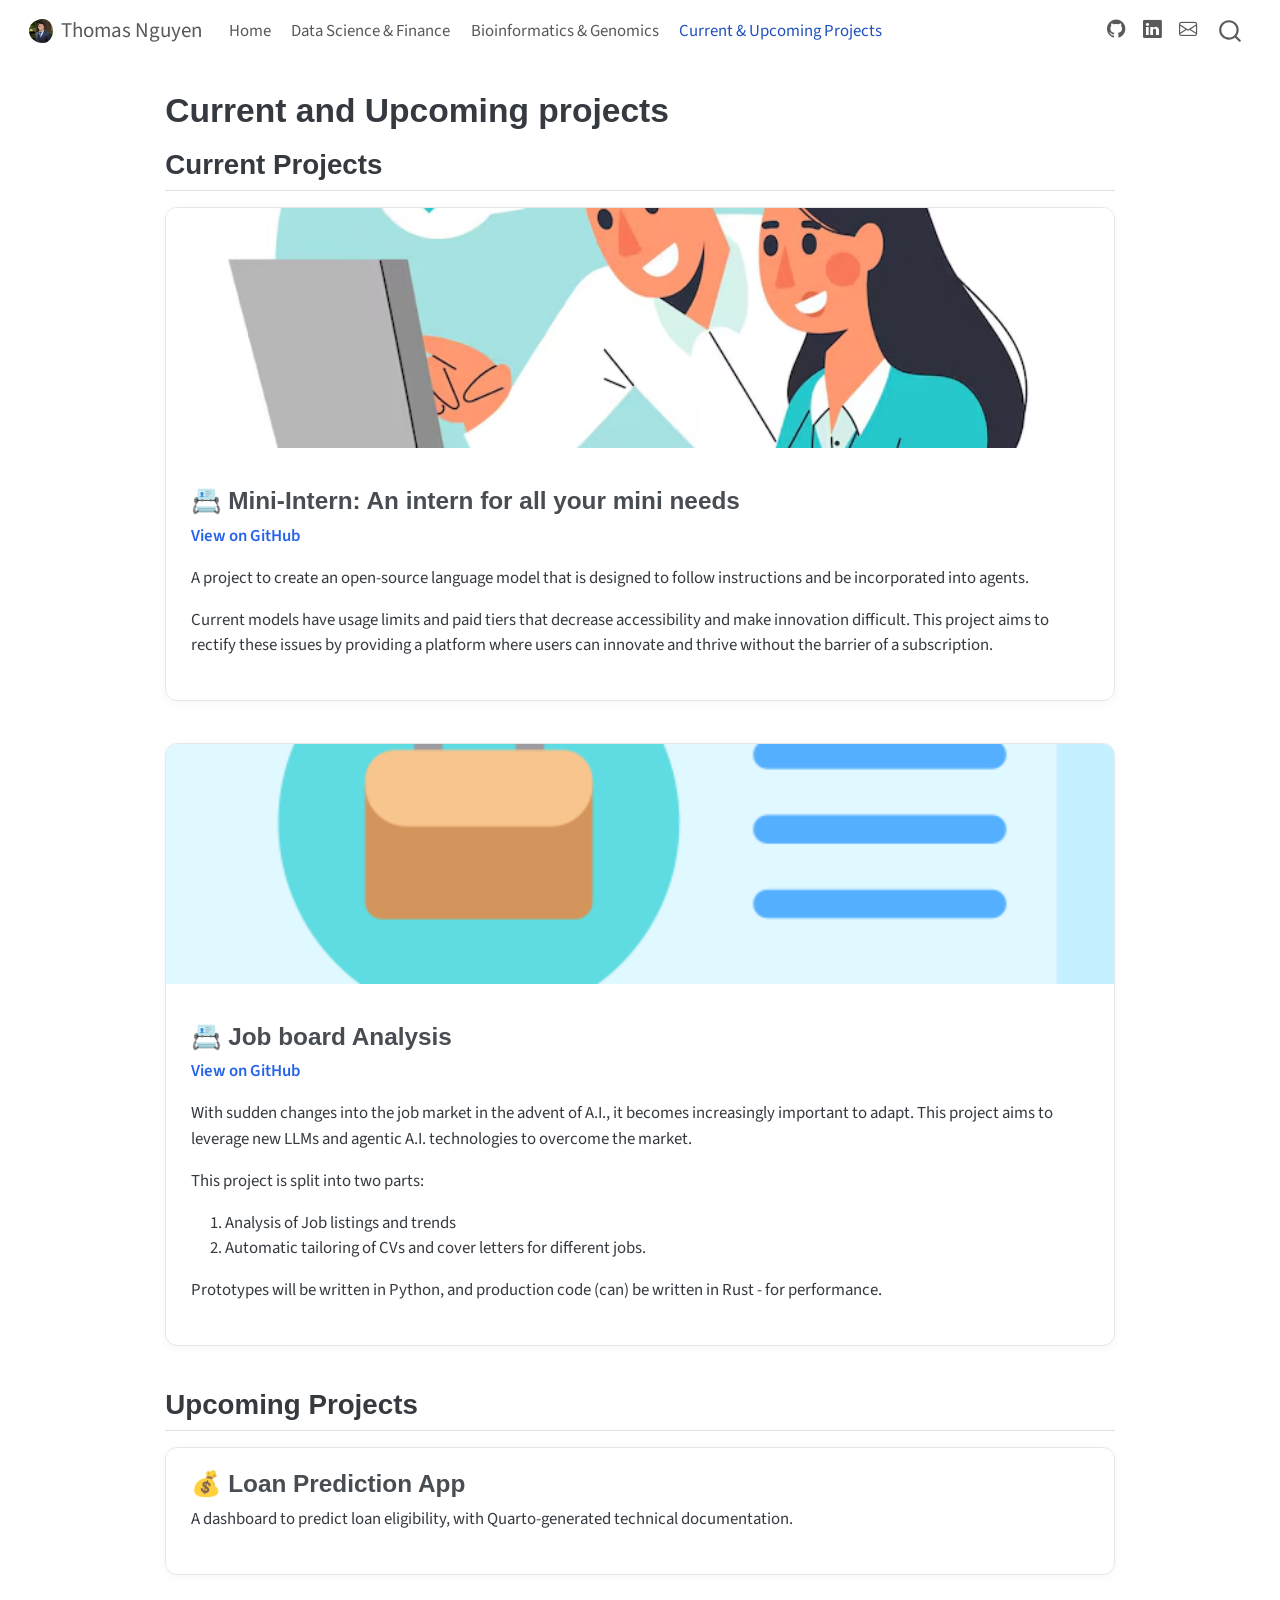
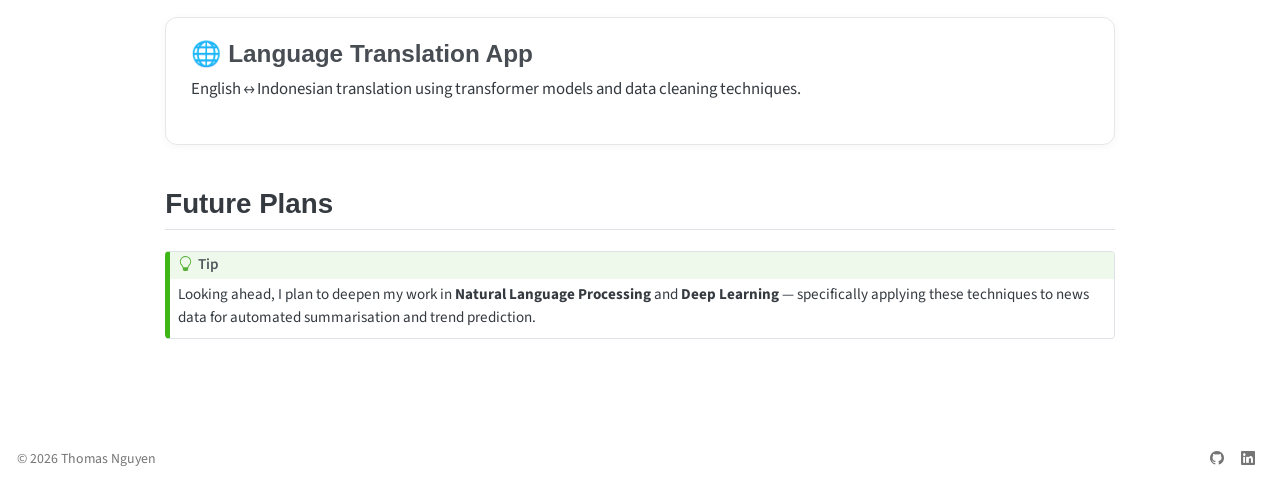
<file: docs/upcoming.html>
<!DOCTYPE html>
<html xmlns="http://www.w3.org/1999/xhtml" lang="en" xml:lang="en"><head>

<meta charset="utf-8">
<meta name="generator" content="quarto-1.10.18">

<meta name="viewport" content="width=device-width, initial-scale=1.0, user-scalable=yes">


<title>Current and Upcoming projects – Thomas Nguyen</title>
<style>
/* Default styles provided by pandoc.
** See https://pandoc.org/MANUAL.html#variables-for-html for config info.
*/
span.smallcaps{font-variant: small-caps;}
div.columns{display: flex; gap: 1.5em;}
div.column{flex: auto;}
@media screen {
div.columns{gap: min(4vw, 1.5em);}
div.column{overflow-x: auto;}
}
div.hanging-indent{margin-left: 1.5em; text-indent: -1.5em;}
ul.task-list{list-style: none;}
ul.task-list li input[type="checkbox"] {
  width: 0.8em;
  margin: 0 0.8em 0.2em -1em; /* quarto-specific, see https://github.com/quarto-dev/quarto-cli/issues/4556 */ 
  vertical-align: middle;
}
</style>


<script src="site_libs/quarto-nav/quarto-nav.js"></script>
<script src="site_libs/quarto-nav/headroom.min.js"></script>
<script src="site_libs/clipboard/clipboard.min.js"></script>
<script src="site_libs/quarto-search/autocomplete.umd.js"></script>
<script src="site_libs/quarto-search/fuse.min.js"></script>
<script src="site_libs/quarto-search/quarto-search.js"></script>
<meta name="quarto:offset" content="./">
<link href="./images/headshot_natural.png" rel="icon" type="image/png">
<script src="site_libs/quarto-html/quarto.js" type="module"></script>
<script src="site_libs/quarto-html/tabsets/tabsets.js" type="module"></script>
<script src="site_libs/quarto-html/popper.min.js"></script>
<script src="site_libs/quarto-html/tippy.umd.min.js"></script>
<script src="site_libs/quarto-html/anchor.min.js"></script>
<link href="site_libs/quarto-html/tippy.css" rel="stylesheet">
<link href="site_libs/quarto-html/quarto-syntax-highlighting-64a204ab8560d761af7679ceaba22944.css" rel="stylesheet" id="quarto-text-highlighting-styles">
<script src="site_libs/bootstrap/bootstrap.min.js"></script>
<link href="site_libs/bootstrap/bootstrap-icons.css" rel="stylesheet">
<link href="site_libs/bootstrap/bootstrap-66e7dcc039b3b1be0f98ff8bbeb37f2f.min.css" rel="stylesheet" append-hash="true" id="quarto-bootstrap" data-mode="light">
<script id="quarto-search-options" type="application/json">{
  "location": "navbar",
  "copy-button": false,
  "collapse-after": 3,
  "panel-placement": "end",
  "type": "overlay",
  "limit": 50,
  "keyboard-shortcut": [
    "f",
    "/",
    "s"
  ],
  "show-item-context": false,
  "language": {
    "search-no-results-text": "No results",
    "search-matching-documents-text": "matching documents",
    "search-copy-link-title": "Copy link to search",
    "search-hide-matches-text": "Hide additional matches",
    "search-more-match-text": "more match in this document",
    "search-more-matches-text": "more matches in this document",
    "search-clear-button-title": "Clear",
    "search-text-placeholder": "",
    "search-detached-cancel-button-title": "Cancel",
    "search-submit-button-title": "Submit",
    "search-label": "Search"
  }
}</script>


<link rel="stylesheet" href="styles/custom.css">
</head>

<body class="nav-fixed fullcontent quarto-light">

<div id="quarto-search-results"></div>
  <header id="quarto-header" class="headroom fixed-top">
    <nav class="navbar navbar-expand-lg " data-bs-theme="dark">
      <div class="navbar-container container-fluid">
      <div class="navbar-brand-container mx-auto">
    <a href="./index.html" class="navbar-brand navbar-brand-logo">
    <img src="./images/headshot_natural.png" alt="" class="navbar-logo light-content">
    <img src="./images/headshot_natural.png" alt="" class="navbar-logo dark-content">
    </a>
    <a class="navbar-brand" href="./index.html">
    <span class="navbar-title">Thomas Nguyen</span>
    </a>
  </div>
            <div id="quarto-search" class="" title="Search"></div>
          <button class="navbar-toggler" type="button" data-bs-toggle="collapse" data-bs-target="#navbarCollapse" aria-controls="navbarCollapse" role="menu" aria-expanded="false" aria-label="Toggle navigation" onclick="if (window.quartoToggleHeadroom) { window.quartoToggleHeadroom(); }">
  <span class="navbar-toggler-icon"></span>
</button>
          <div class="collapse navbar-collapse" id="navbarCollapse">
            <ul class="navbar-nav navbar-nav-scroll me-auto">
  <li class="nav-item">
    <a class="nav-link" href="./index.html"> 
<span class="menu-text">Home</span></a>
  </li>  
  <li class="nav-item">
    <a class="nav-link" href="./data-science.html"> 
<span class="menu-text">Data Science &amp; Finance</span></a>
  </li>  
  <li class="nav-item">
    <a class="nav-link" href="./bioinformatics.html"> 
<span class="menu-text">Bioinformatics &amp; Genomics</span></a>
  </li>  
  <li class="nav-item">
    <a class="nav-link active" href="./upcoming.html" aria-current="page"> 
<span class="menu-text">Current &amp; Upcoming Projects</span></a>
  </li>  
</ul>
            <ul class="navbar-nav navbar-nav-scroll ms-auto">
  <li class="nav-item compact">
    <a class="nav-link" href="https://github.com/Thomas-Nguyen12"> <i class="bi bi-github" role="img">
</i> 
<span class="menu-text"></span></a>
  </li>  
  <li class="nav-item compact">
    <a class="nav-link" href="https://www.linkedin.com/in/thomas-nguyen-818b63185/"> <i class="bi bi-linkedin" role="img">
</i> 
<span class="menu-text"></span></a>
  </li>  
  <li class="nav-item compact">
    <a class="nav-link" href="mailto:thomas.nguyen3612@gmail.com"> <i class="bi bi-envelope" role="img">
</i> 
<span class="menu-text"></span></a>
  </li>  
</ul>
          </div> <!-- /navcollapse -->
            <div class="quarto-navbar-tools">
</div>
      </div> <!-- /container-fluid -->
    </nav>
</header>
<!-- content -->
<div id="quarto-content" class="quarto-container page-columns page-rows-contents page-layout-article page-navbar">
<!-- sidebar -->
<!-- margin-sidebar -->
    
<!-- main -->
<main class="content" id="quarto-document-content">

<header id="title-block-header" class="quarto-title-block default">
<div class="quarto-title">
<h1 class="title">Current and Upcoming projects</h1>
</div>



<div class="quarto-title-meta">

    
  
    
  </div>
  


</header>


<section id="current-projects" class="level2">
<h2 class="anchored" data-anchor-id="current-projects">Current Projects</h2>
<div class="project-card">
<p><img src="images/mini_intern.png" class="img-fluid"></p>
<section id="mini-intern-an-intern-for-all-your-mini-needs" class="level3 project-body">
<h3 class="anchored" data-anchor-id="mini-intern-an-intern-for-all-your-mini-needs">📇 Mini-Intern: An intern for all your mini needs</h3>
<div class="project-links">
<p><a href="https://github.com/Thomas-Nguyen12/Mini-Intern">View on GitHub</a></p>
</div>
<p>A project to create an open-source language model that is designed to follow instructions and be incorporated into agents.</p>
<p>Current models have usage limits and paid tiers that decrease accessibility and make innovation difficult. This project aims to rectify these issues by providing a platform where users can innovate and thrive without the barrier of a subscription.</p>
</section>
</div>
<div class="project-card">
<p><img src="images/job_apply.png" class="img-fluid"></p>
<section id="job-board-analysis" class="level3 project-body">
<h3 class="anchored" data-anchor-id="job-board-analysis">📇 Job board Analysis</h3>
<div class="project-links">
<p><a href="https://github.com/Thomas-Nguyen12/apply_for_jobs">View on GitHub</a></p>
</div>
<p>With sudden changes into the job market in the advent of A.I., it becomes increasingly important to adapt. This project aims to leverage new LLMs and agentic A.I. technologies to overcome the market.</p>
<p>This project is split into two parts:</p>
<ol type="1">
<li>Analysis of Job listings and trends</li>
<li>Automatic tailoring of CVs and cover letters for different jobs.</li>
</ol>
<p>Prototypes will be written in Python, and production code (can) be written in Rust - for performance.</p>
</section>
</div>
</section>
<section id="upcoming-projects" class="level2">
<h2 class="anchored" data-anchor-id="upcoming-projects">Upcoming Projects</h2>
<div class="project-card">
<section id="loan-prediction-app" class="level3 project-body">
<h3 class="anchored" data-anchor-id="loan-prediction-app">💰 Loan Prediction App</h3>
<p>A dashboard to predict loan eligibility, with Quarto-generated technical documentation.</p>
</section>
</div>
<div class="project-card">
<section id="language-translation-app" class="level3 project-body">
<h3 class="anchored" data-anchor-id="language-translation-app">🌐 Language Translation App</h3>
<p>English ↔︎ Indonesian translation using transformer models and data cleaning techniques.</p>
</section>
</div>
</section>
<section id="future-plans" class="level2">
<h2 class="anchored" data-anchor-id="future-plans">Future Plans</h2>
<div class="callout callout-style-default callout-tip callout-titled">
<div class="callout-header d-flex align-content-center">
<div class="callout-icon-container">
<i class="callout-icon"></i>
</div>
<div class="callout-title-container flex-fill">
Tip
</div>
</div>
<div class="callout-body-container callout-body">
<p>Looking ahead, I plan to deepen my work in <strong>Natural Language Processing</strong> and <strong>Deep Learning</strong> — specifically applying these techniques to news data for automated summarisation and trend prediction.</p>
</div>
</div>


</section>

</main> <!-- /main -->
<script id="quarto-html-after-body" type="application/javascript">
  window.document.addEventListener("DOMContentLoaded", function (event) {
    const icon = "";
    const anchorJS = new window.AnchorJS();
    anchorJS.options = {
      placement: 'right',
      icon: icon
    };
    anchorJS.add('.anchored');
    const isCodeAnnotation = (el) => {
      for (const clz of el.classList) {
        if (clz.startsWith('code-annotation-')) {                     
          return true;
        }
      }
      return false;
    }
    const onCopySuccess = function(e) {
      // button target
      const button = e.trigger;
      // don't keep focus
      button.blur();
      // flash "checked"
      button.classList.add('code-copy-button-checked');
      var currentTitle = button.getAttribute("title");
      button.setAttribute("title", "Copied!");
      let tooltip;
      if (window.bootstrap) {
        button.setAttribute("data-bs-toggle", "tooltip");
        button.setAttribute("data-bs-placement", "left");
        button.setAttribute("data-bs-title", "Copied!");
        tooltip = new bootstrap.Tooltip(button, 
          { trigger: "manual", 
            customClass: "code-copy-button-tooltip",
            offset: [0, -8]});
        tooltip.show();    
      }
      setTimeout(function() {
        if (tooltip) {
          tooltip.hide();
          button.removeAttribute("data-bs-title");
          button.removeAttribute("data-bs-toggle");
          button.removeAttribute("data-bs-placement");
        }
        button.setAttribute("title", currentTitle);
        button.classList.remove('code-copy-button-checked');
      }, 1000);
      // clear code selection
      e.clearSelection();
    }
    const getTextToCopy = function(trigger) {
      const outerScaffold = trigger.parentElement.cloneNode(true);
      const codeEl = outerScaffold.querySelector('code');
      for (const childEl of codeEl.children) {
        if (isCodeAnnotation(childEl)) {
          childEl.remove();
        }
      }
      return codeEl.innerText;
    }
    const clipboard = new window.ClipboardJS('.code-copy-button:not([data-in-quarto-modal])', {
      text: getTextToCopy
    });
    clipboard.on('success', onCopySuccess);
    if (window.document.getElementById('quarto-embedded-source-code-modal')) {
      const clipboardModal = new window.ClipboardJS('.code-copy-button[data-in-quarto-modal]', {
        text: getTextToCopy,
        container: window.document.getElementById('quarto-embedded-source-code-modal')
      });
      clipboardModal.on('success', onCopySuccess);
    }
      var localhostRegex = new RegExp(/^(?:http|https):\/\/localhost\:?[0-9]*\//);
      var mailtoRegex = new RegExp(/^mailto:/);
        var filterRegex = new RegExp('/' + window.location.host + '/');
      var isInternal = (href) => {
          return filterRegex.test(href) || localhostRegex.test(href) || mailtoRegex.test(href);
      }
      // Inspect non-navigation links and adorn them if external
     var links = window.document.querySelectorAll('a[href]:not(.nav-link):not(.navbar-brand):not(.toc-action):not(.sidebar-link):not(.sidebar-item-toggle):not(.pagination-link):not(.no-external):not([aria-hidden]):not(.dropdown-item):not(.quarto-navigation-tool):not(.about-link)');
      for (var i=0; i<links.length; i++) {
        const link = links[i];
        if (!isInternal(link.href)) {
          // undo the damage that might have been done by quarto-nav.js in the case of
          // links that we want to consider external
          if (link.dataset.originalHref !== undefined) {
            link.href = link.dataset.originalHref;
          }
        }
      }
    function tippyHover(el, contentFn, onTriggerFn, onUntriggerFn) {
      const config = {
        allowHTML: true,
        maxWidth: 500,
        delay: 100,
        arrow: false,
        appendTo: function(el) {
            return el.parentElement;
        },
        interactive: true,
        interactiveBorder: 10,
        theme: 'quarto',
        placement: 'bottom-start',
      };
      if (contentFn) {
        config.content = contentFn;
      }
      if (onTriggerFn) {
        config.onTrigger = onTriggerFn;
      }
      if (onUntriggerFn) {
        config.onUntrigger = onUntriggerFn;
      }
      window.tippy(el, config); 
    }
    const noterefs = window.document.querySelectorAll('a[role="doc-noteref"]');
    for (var i=0; i<noterefs.length; i++) {
      const ref = noterefs[i];
      tippyHover(ref, function() {
        // use id or data attribute instead here
        let href = ref.getAttribute('data-footnote-href') || ref.getAttribute('href');
        try { href = new URL(href).hash; } catch {}
        const id = href.replace(/^#\/?/, "");
        const note = window.document.getElementById(id);
        if (note) {
          return note.innerHTML;
        } else {
          return "";
        }
      });
    }
    const xrefs = window.document.querySelectorAll('a.quarto-xref');
    const processXRef = (id, note) => {
      // Strip column container classes
      const stripColumnClz = (el) => {
        el.classList.remove("page-full", "page-columns");
        if (el.children) {
          for (const child of el.children) {
            stripColumnClz(child);
          }
        }
      }
      stripColumnClz(note)
      if (id === null || id.startsWith('sec-')) {
        // Special case sections, only their first couple elements
        const container = document.createElement("div");
        if (note.children && note.children.length > 2) {
          container.appendChild(note.children[0].cloneNode(true));
          for (let i = 1; i < note.children.length; i++) {
            const child = note.children[i];
            if (child.tagName === "P" && child.innerText === "") {
              continue;
            } else {
              container.appendChild(child.cloneNode(true));
              break;
            }
          }
          if (window.Quarto?.typesetMath) {
            window.Quarto.typesetMath(container);
          }
          return container.innerHTML
        } else {
          if (window.Quarto?.typesetMath) {
            window.Quarto.typesetMath(note);
          }
          return note.innerHTML;
        }
      } else {
        // Remove any anchor links if they are present
        const anchorLink = note.querySelector('a.anchorjs-link');
        if (anchorLink) {
          anchorLink.remove();
        }
        if (window.Quarto?.typesetMath) {
          window.Quarto.typesetMath(note);
        }
        if (note.classList.contains("callout")) {
          return note.outerHTML;
        } else {
          return note.innerHTML;
        }
      }
    }
    for (var i=0; i<xrefs.length; i++) {
      const xref = xrefs[i];
      tippyHover(xref, undefined, function(instance) {
        instance.disable();
        let url = xref.getAttribute('href');
        let hash = undefined; 
        if (url.startsWith('#')) {
          hash = url;
        } else {
          try { hash = new URL(url).hash; } catch {}
        }
        if (hash) {
          const id = hash.replace(/^#\/?/, "");
          const note = window.document.getElementById(id);
          if (note !== null) {
            try {
              const html = processXRef(id, note.cloneNode(true));
              instance.setContent(html);
            } finally {
              instance.enable();
              instance.show();
            }
          } else {
            // See if we can fetch this
            fetch(url.split('#')[0])
            .then(res => res.text())
            .then(html => {
              const parser = new DOMParser();
              const htmlDoc = parser.parseFromString(html, "text/html");
              const note = htmlDoc.getElementById(id);
              if (note !== null) {
                const html = processXRef(id, note);
                instance.setContent(html);
              } 
            }).finally(() => {
              instance.enable();
              instance.show();
            });
          }
        } else {
          // See if we can fetch a full url (with no hash to target)
          // This is a special case and we should probably do some content thinning / targeting
          fetch(url)
          .then(res => res.text())
          .then(html => {
            const parser = new DOMParser();
            const htmlDoc = parser.parseFromString(html, "text/html");
            const note = htmlDoc.querySelector('main.content');
            if (note !== null) {
              // This should only happen for chapter cross references
              // (since there is no id in the URL)
              // remove the first header
              if (note.children.length > 0 && note.children[0].tagName === "HEADER") {
                note.children[0].remove();
              }
              const html = processXRef(null, note);
              instance.setContent(html);
            } 
          }).finally(() => {
            instance.enable();
            instance.show();
          });
        }
      }, function(instance) {
      });
    }
        let selectedAnnoteEl;
        const selectorForAnnotation = ( cell, annotation) => {
          let cellAttr = 'data-code-cell="' + cell + '"';
          let lineAttr = 'data-code-annotation="' +  annotation + '"';
          const selector = 'span[' + cellAttr + '][' + lineAttr + ']';
          return selector;
        }
        const selectCodeLines = (annoteEl) => {
          const doc = window.document;
          const targetCell = annoteEl.getAttribute("data-target-cell");
          const targetAnnotation = annoteEl.getAttribute("data-target-annotation");
          const annoteSpan = window.document.querySelector(selectorForAnnotation(targetCell, targetAnnotation));
          const lines = annoteSpan.getAttribute("data-code-lines").split(",");
          const lineIds = lines.map((line) => {
            return targetCell + "-" + line;
          })
          let top = null;
          let height = null;
          let parent = null;
          if (lineIds.length > 0) {
              //compute the position of the single el (top and bottom and make a div)
              const el = window.document.getElementById(lineIds[0]);
              top = el.offsetTop;
              height = el.offsetHeight;
              parent = el.parentElement.parentElement;
            if (lineIds.length > 1) {
              const lastEl = window.document.getElementById(lineIds[lineIds.length - 1]);
              const bottom = lastEl.offsetTop + lastEl.offsetHeight;
              height = bottom - top;
            }
            if (top !== null && height !== null && parent !== null) {
              // cook up a div (if necessary) and position it 
              let div = window.document.getElementById("code-annotation-line-highlight");
              if (div === null) {
                div = window.document.createElement("div");
                div.setAttribute("id", "code-annotation-line-highlight");
                div.style.position = 'absolute';
                parent.appendChild(div);
              }
              div.style.top = top - 2 + "px";
              div.style.height = height + 4 + "px";
              div.style.left = 0;
              let gutterDiv = window.document.getElementById("code-annotation-line-highlight-gutter");
              if (gutterDiv === null) {
                gutterDiv = window.document.createElement("div");
                gutterDiv.setAttribute("id", "code-annotation-line-highlight-gutter");
                gutterDiv.style.position = 'absolute';
                const codeCell = window.document.getElementById(targetCell);
                const gutter = codeCell.querySelector('.code-annotation-gutter');
                gutter.appendChild(gutterDiv);
              }
              gutterDiv.style.top = top - 2 + "px";
              gutterDiv.style.height = height + 4 + "px";
            }
            selectedAnnoteEl = annoteEl;
          }
        };
        const unselectCodeLines = () => {
          const elementsIds = ["code-annotation-line-highlight", "code-annotation-line-highlight-gutter"];
          elementsIds.forEach((elId) => {
            const div = window.document.getElementById(elId);
            if (div) {
              div.remove();
            }
          });
          selectedAnnoteEl = undefined;
        };
          // Handle positioning of the toggle
      window.addEventListener(
        "resize",
        throttle(() => {
          elRect = undefined;
          if (selectedAnnoteEl) {
            selectCodeLines(selectedAnnoteEl);
          }
        }, 10)
      );
      function throttle(fn, ms) {
      let throttle = false;
      let timer;
        return (...args) => {
          if(!throttle) { // first call gets through
              fn.apply(this, args);
              throttle = true;
          } else { // all the others get throttled
              if(timer) clearTimeout(timer); // cancel #2
              timer = setTimeout(() => {
                fn.apply(this, args);
                timer = throttle = false;
              }, ms);
          }
        };
      }
        // Attach click handler to the DT
        const annoteDls = window.document.querySelectorAll('dt[data-target-cell]');
        for (const annoteDlNode of annoteDls) {
          annoteDlNode.addEventListener('click', (event) => {
            const clickedEl = event.target;
            if (clickedEl !== selectedAnnoteEl) {
              unselectCodeLines();
              const activeEl = window.document.querySelector('dt[data-target-cell].code-annotation-active');
              if (activeEl) {
                activeEl.classList.remove('code-annotation-active');
              }
              selectCodeLines(clickedEl);
              clickedEl.classList.add('code-annotation-active');
            } else {
              // Unselect the line
              unselectCodeLines();
              clickedEl.classList.remove('code-annotation-active');
            }
          });
        }
    const findCites = (el) => {
      const parentEl = el.parentElement;
      if (parentEl) {
        const cites = parentEl.dataset.cites;
        if (cites) {
          return {
            el,
            cites: cites.split(' ')
          };
        } else {
          return findCites(el.parentElement)
        }
      } else {
        return undefined;
      }
    };
    var bibliorefs = window.document.querySelectorAll('a[role="doc-biblioref"]');
    for (var i=0; i<bibliorefs.length; i++) {
      const ref = bibliorefs[i];
      const citeInfo = findCites(ref);
      if (citeInfo) {
        tippyHover(citeInfo.el, function() {
          var popup = window.document.createElement('div');
          citeInfo.cites.forEach(function(cite) {
            var citeDiv = window.document.createElement('div');
            citeDiv.classList.add('hanging-indent');
            citeDiv.classList.add('csl-entry');
            var biblioDiv = window.document.getElementById('ref-' + cite);
            if (biblioDiv) {
              citeDiv.innerHTML = biblioDiv.innerHTML;
            }
            popup.appendChild(citeDiv);
          });
          return popup.innerHTML;
        });
      }
    }
  });
  </script>
</div> <!-- /content -->
<footer class="footer">
  <div class="nav-footer">
    <div class="nav-footer-left">
<p>© 2026 Thomas Nguyen</p>
</div>   
    <div class="nav-footer-center">
      &nbsp;
    </div>
    <div class="nav-footer-right">
      <ul class="footer-items list-unstyled">
    <li class="nav-item compact">
    <a class="nav-link" href="https://github.com/Thomas-Nguyen12">
      <i class="bi bi-github" role="img">
</i> 
    </a>
  </li>  
    <li class="nav-item compact">
    <a class="nav-link" href="https://www.linkedin.com/in/thomas-nguyen-818b63185/">
      <i class="bi bi-linkedin" role="img">
</i> 
    </a>
  </li>  
</ul>
    </div>
  </div>
</footer>




</body></html>
</file>
<file: docs/site_libs/quarto-html/tippy.css>
.tippy-box[data-animation=fade][data-state=hidden]{opacity:0}[data-tippy-root]{max-width:calc(100vw - 10px)}.tippy-box{position:relative;background-color:#333;color:#fff;border-radius:4px;font-size:14px;line-height:1.4;white-space:normal;outline:0;transition-property:transform,visibility,opacity}.tippy-box[data-placement^=top]>.tippy-arrow{bottom:0}.tippy-box[data-placement^=top]>.tippy-arrow:before{bottom:-7px;left:0;border-width:8px 8px 0;border-top-color:initial;transform-origin:center top}.tippy-box[data-placement^=bottom]>.tippy-arrow{top:0}.tippy-box[data-placement^=bottom]>.tippy-arrow:before{top:-7px;left:0;border-width:0 8px 8px;border-bottom-color:initial;transform-origin:center bottom}.tippy-box[data-placement^=left]>.tippy-arrow{right:0}.tippy-box[data-placement^=left]>.tippy-arrow:before{border-width:8px 0 8px 8px;border-left-color:initial;right:-7px;transform-origin:center left}.tippy-box[data-placement^=right]>.tippy-arrow{left:0}.tippy-box[data-placement^=right]>.tippy-arrow:before{left:-7px;border-width:8px 8px 8px 0;border-right-color:initial;transform-origin:center right}.tippy-box[data-inertia][data-state=visible]{transition-timing-function:cubic-bezier(.54,1.5,.38,1.11)}.tippy-arrow{width:16px;height:16px;color:#333}.tippy-arrow:before{content:"";position:absolute;border-color:transparent;border-style:solid}.tippy-content{position:relative;padding:5px 9px;z-index:1}
</file>
<file: docs/site_libs/quarto-html/quarto-syntax-highlighting-64a204ab8560d761af7679ceaba22944.css>
/* quarto syntax highlight colors */
:root {
  --quarto-hl-ot-color: #003B4F;
  --quarto-hl-at-color: #657422;
  --quarto-hl-ss-color: #20794D;
  --quarto-hl-an-color: #5E5E5E;
  --quarto-hl-fu-color: #4758AB;
  --quarto-hl-st-color: #20794D;
  --quarto-hl-cf-color: #003B4F;
  --quarto-hl-op-color: #5E5E5E;
  --quarto-hl-er-color: #AD0000;
  --quarto-hl-bn-color: #AD0000;
  --quarto-hl-al-color: #AD0000;
  --quarto-hl-va-color: #111111;
  --quarto-hl-bu-color: inherit;
  --quarto-hl-ex-color: inherit;
  --quarto-hl-pp-color: #AD0000;
  --quarto-hl-in-color: #5E5E5E;
  --quarto-hl-vs-color: #20794D;
  --quarto-hl-wa-color: #5E5E5E;
  --quarto-hl-do-color: #5E5E5E;
  --quarto-hl-im-color: #00769E;
  --quarto-hl-ch-color: #20794D;
  --quarto-hl-dt-color: #AD0000;
  --quarto-hl-fl-color: #AD0000;
  --quarto-hl-co-color: #5E5E5E;
  --quarto-hl-cv-color: #5E5E5E;
  --quarto-hl-cn-color: #8f5902;
  --quarto-hl-sc-color: #5E5E5E;
  --quarto-hl-dv-color: #AD0000;
  --quarto-hl-kw-color: #003B4F;
}

/* other quarto variables */
:root {
  --quarto-font-monospace: SFMono-Regular, Menlo, Monaco, Consolas, "Liberation Mono", "Courier New", monospace;
}

/* syntax highlight based on Pandoc's rules */
pre > code.sourceCode > span {
  color: #003B4F;
}

code.sourceCode > span {
  color: #003B4F;
}

div.sourceCode,
div.sourceCode pre.sourceCode {
  color: #003B4F;
}

/* Normal */
code span {
  color: #003B4F;
}

/* Alert */
code span.al {
  color: #AD0000;
  font-style: inherit;
}

/* Annotation */
code span.an {
  color: #5E5E5E;
  font-style: inherit;
}

/* Attribute */
code span.at {
  color: #657422;
  font-style: inherit;
}

/* BaseN */
code span.bn {
  color: #AD0000;
  font-style: inherit;
}

/* BuiltIn */
code span.bu {
  font-style: inherit;
}

/* ControlFlow */
code span.cf {
  color: #003B4F;
  font-weight: bold;
  font-style: inherit;
}

/* Char */
code span.ch {
  color: #20794D;
  font-style: inherit;
}

/* Constant */
code span.cn {
  color: #8f5902;
  font-style: inherit;
}

/* Comment */
code span.co {
  color: #5E5E5E;
  font-style: inherit;
}

/* CommentVar */
code span.cv {
  color: #5E5E5E;
  font-style: italic;
}

/* Documentation */
code span.do {
  color: #5E5E5E;
  font-style: italic;
}

/* DataType */
code span.dt {
  color: #AD0000;
  font-style: inherit;
}

/* DecVal */
code span.dv {
  color: #AD0000;
  font-style: inherit;
}

/* Error */
code span.er {
  color: #AD0000;
  font-style: inherit;
}

/* Extension */
code span.ex {
  font-style: inherit;
}

/* Float */
code span.fl {
  color: #AD0000;
  font-style: inherit;
}

/* Function */
code span.fu {
  color: #4758AB;
  font-style: inherit;
}

/* Import */
code span.im {
  color: #00769E;
  font-style: inherit;
}

/* Information */
code span.in {
  color: #5E5E5E;
  font-style: inherit;
}

/* Keyword */
code span.kw {
  color: #003B4F;
  font-weight: bold;
  font-style: inherit;
}

/* Operator */
code span.op {
  color: #5E5E5E;
  font-style: inherit;
}

/* Other */
code span.ot {
  color: #003B4F;
  font-style: inherit;
}

/* Preprocessor */
code span.pp {
  color: #AD0000;
  font-style: inherit;
}

/* SpecialChar */
code span.sc {
  color: #5E5E5E;
  font-style: inherit;
}

/* SpecialString */
code span.ss {
  color: #20794D;
  font-style: inherit;
}

/* String */
code span.st {
  color: #20794D;
  font-style: inherit;
}

/* Variable */
code span.va {
  color: #111111;
  font-style: inherit;
}

/* VerbatimString */
code span.vs {
  color: #20794D;
  font-style: inherit;
}

/* Warning */
code span.wa {
  color: #5E5E5E;
  font-style: italic;
}

.prevent-inlining {
  content: "</";
}

/*# sourceMappingURL=9d8d5bb603a83b8298b89080a598c93b.css.map */
</file>
<file: docs/styles/custom.css>
/* --- Hero / intro section (LinkedIn-style banner + overlapping photo) --- */
.hero {
  margin-bottom: 2rem;
  border-radius: 16px;
  overflow: visible;
}

.hero-banner {
  height: 200px;
  background-image: url("../images/background_image.jpg");
  background-size: cover;
  background-position: center;
  border-radius: 16px 16px 0 0;
}

.hero img {
  width: 160px;
  height: 160px;
  object-fit: cover;
  border-radius: 50%;
  border: 5px solid #ffffff;
  box-shadow: 0 4px 18px rgba(0, 0, 0, 0.18);
  display: block;
  margin-top: -80px;
  margin-left: 2.5rem;
  position: relative;
  z-index: 1;
}

.hero-text {
  padding: 0.75rem 2.5rem 2rem 2.5rem;
}

.hero-text h1 {
  margin-bottom: 0.25rem;
}

.hero-text .subtitle {
  font-size: 1.15rem;
  color: #6b7280;
  margin-bottom: 0.75rem;
}

.badge-row .badge {
  display: inline-block;
  background: #eef2ff;
  color: #2563eb;
  font-size: 0.8rem;
  font-weight: 600;
  padding: 0.25rem 0.65rem;
  border-radius: 999px;
  margin: 0.15rem 0.25rem 0.15rem 0;
}

/* --- Project cards --- */
.project-card {
  border: 1px solid #e5e7eb;
  border-radius: 12px;
  overflow: hidden;
  margin-bottom: 2.5rem;
  box-shadow: 0 2px 10px rgba(0, 0, 0, 0.04);
  transition: box-shadow 0.2s ease;
}

.project-card:hover {
  box-shadow: 0 6px 20px rgba(0, 0, 0, 0.08);
}

.project-card img {
  width: 100%;
  height: 240px;
  object-fit: cover;
  display: block;
}

.project-card .project-body {
  padding: 1.25rem 1.5rem 1.5rem 1.5rem;
}

.project-card h3 {
  margin-top: 0;
}

.project-links a {
  margin-right: 1rem;
  font-weight: 600;
  text-decoration: none;
}

.project-links a:hover {
  text-decoration: underline;
}

.project-card ul {
  margin-bottom: 0.75rem;
}

/* --- Section headers --- */
.section-header {
  border-bottom: 3px solid #2563eb;
  padding-bottom: 0.4rem;
  margin-top: 2.5rem;
  margin-bottom: 1.5rem;
}
</file>
